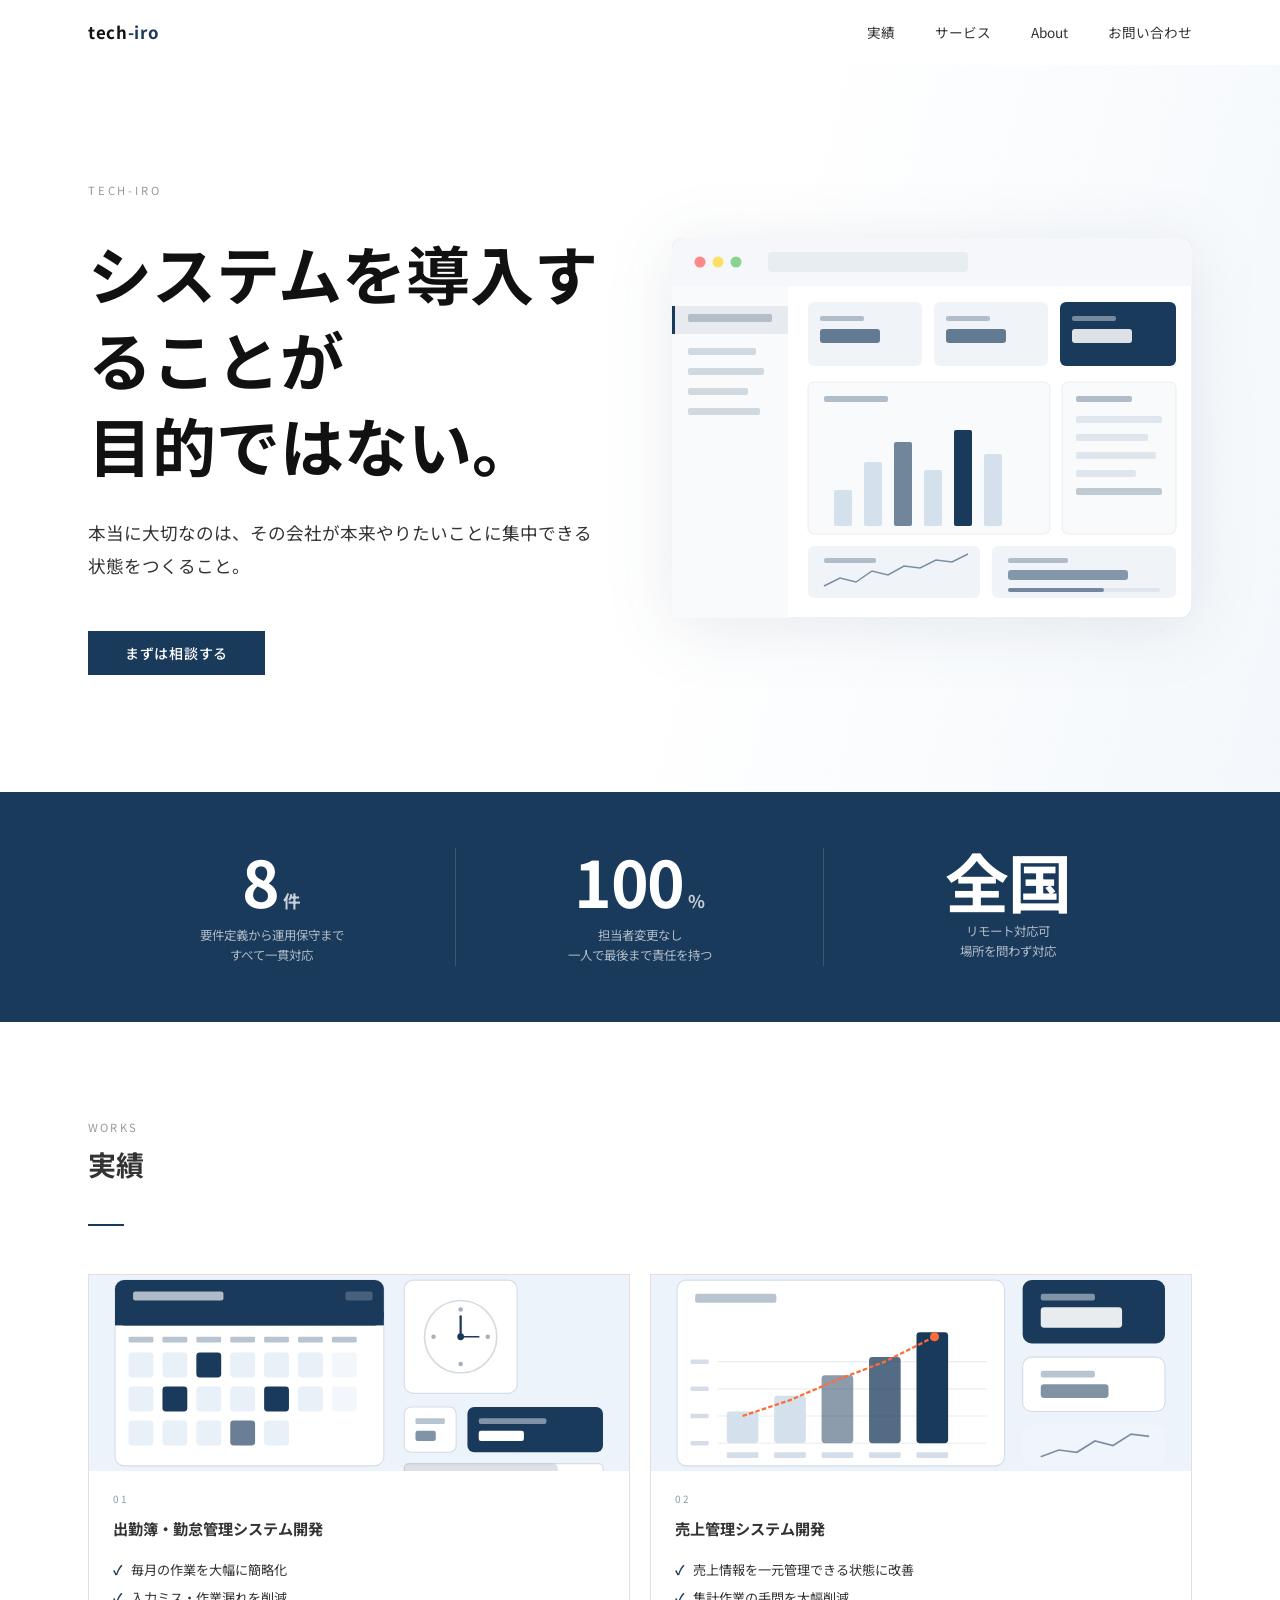
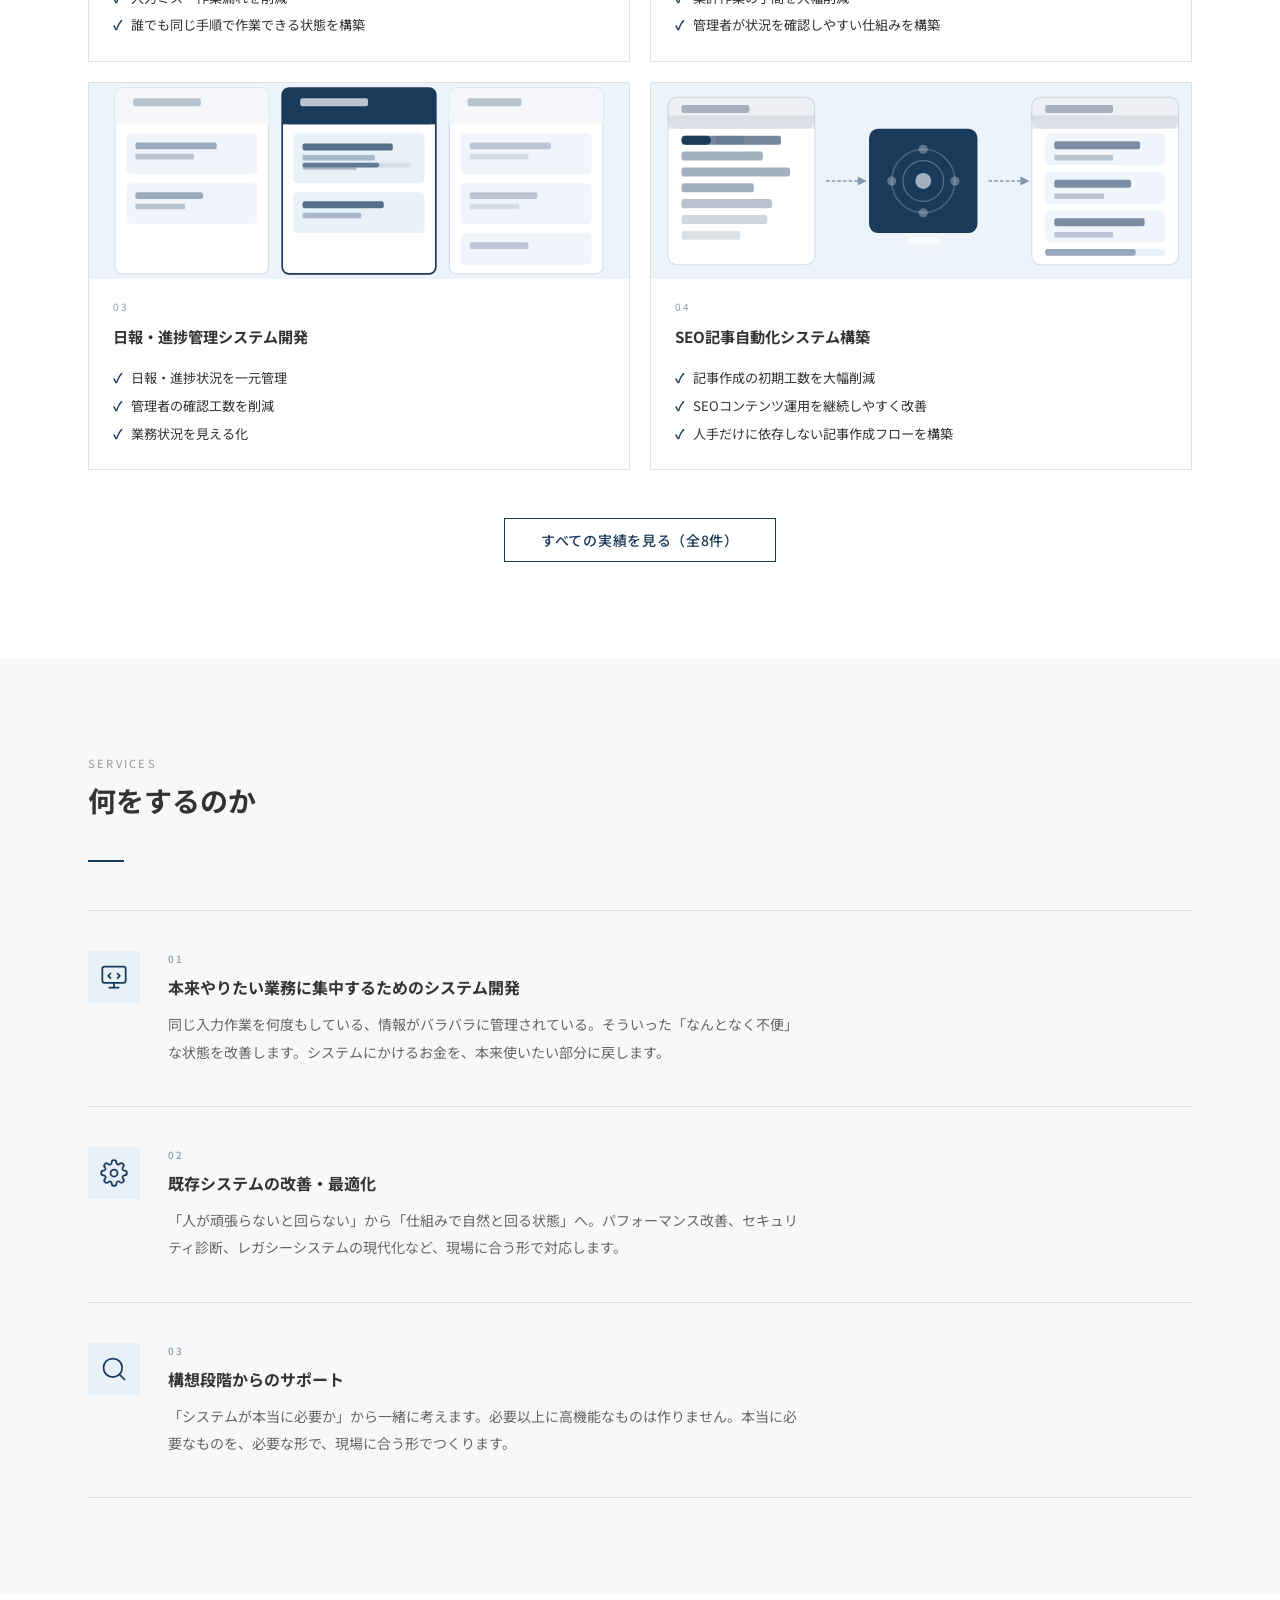
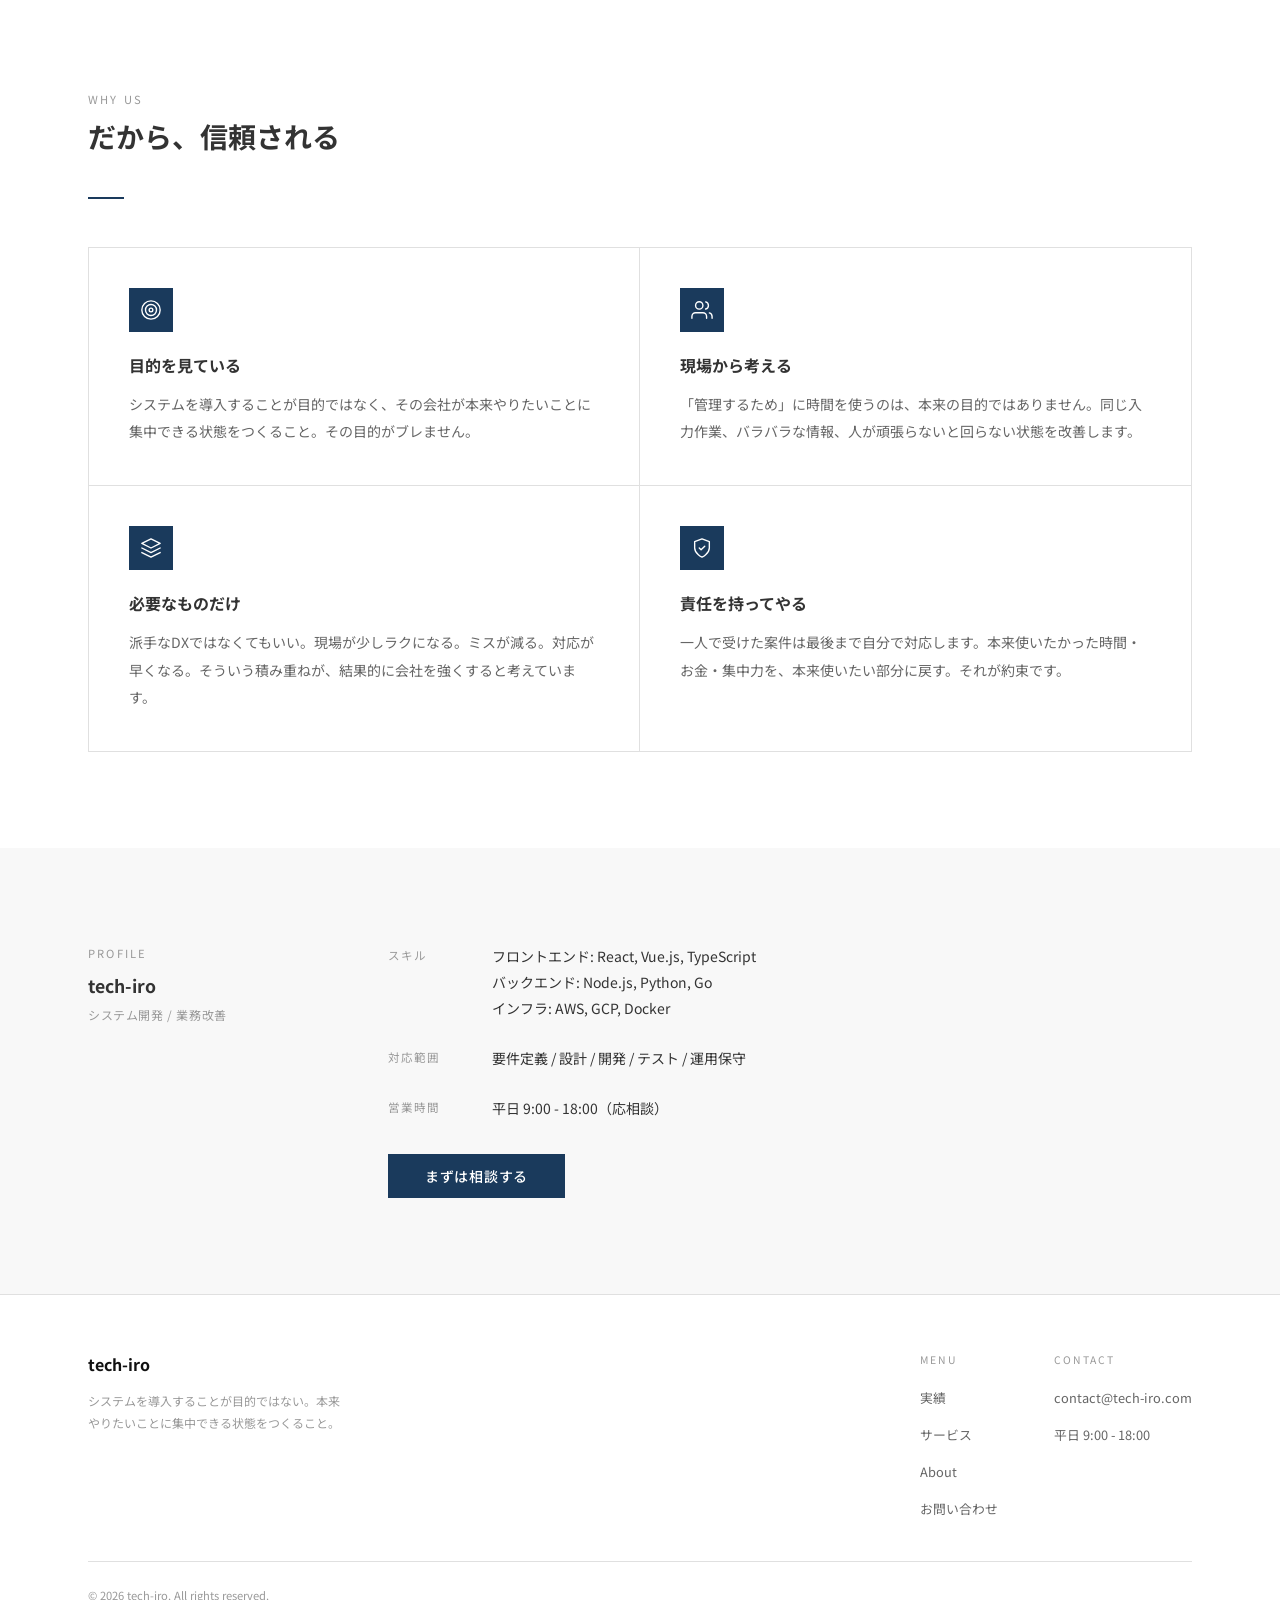
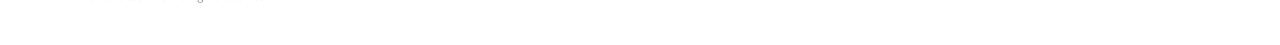
<file: index.html>
<!DOCTYPE html>
<html lang="ja">
<head>
  <meta charset="UTF-8">
  <meta name="viewport" content="width=device-width, initial-scale=1.0">
  <title>テクイロ | システム開発・業務改善パートナー</title>
  <meta name="description" content="システム導入が目的ではない。本当に大切なのは、その会社が本来やりたいことに集中できる状態をつくること。中小企業・スタートアップの業務改善・システム開発をサポートします。">
  <meta name="keywords" content="システム開発,Web開発,受託開発,業務改善,中小企業,スタートアップ">
  <meta property="og:title" content="テクイロ | システム開発・業務改善パートナー">
  <meta property="og:description" content="システム導入が目的ではない。本当に大切なのは、その会社が本来やりたいことに集中できる状態をつくること。">
  <meta property="og:type" content="website">
  <link rel="preconnect" href="https://fonts.googleapis.com">
  <link rel="preconnect" href="https://fonts.gstatic.com" crossorigin>
  <link href="https://fonts.googleapis.com/css2?family=Noto+Sans+JP:wght@400;500;700&display=swap" rel="stylesheet">
  <link rel="stylesheet" href="css/style.css">
</head>
<body>

  <!-- Header -->
  <header class="header" id="header">
    <div class="header-inner">
      <a href="index.html" class="logo">tech<span class="accent">-iro</span></a>
      <nav aria-label="メインメニュー">
        <ul class="nav-list">
          <li><a href="works.html">実績</a></li>
          <li><a href="services.html">サービス</a></li>
          <li><a href="about.html">About</a></li>
          <li><a href="contact.html">お問い合わせ</a></li>
        </ul>
      </nav>
      <button class="hamburger" aria-label="メニューを開く" aria-expanded="false">
        <span></span><span></span><span></span>
      </button>
    </div>
  </header>

  <nav class="mobile-nav" aria-label="モバイルメニュー">
    <ul class="mobile-nav-list">
      <li><a href="works.html">実績</a></li>
      <li><a href="services.html">サービス</a></li>
      <li><a href="about.html">About</a></li>
      <li><a href="contact.html">お問い合わせ</a></li>
    </ul>
  </nav>

  <main>

    <!-- Hero -->
    <section class="hero" id="top">
      <div class="hero-inner">
        <div class="hero-content">
          <p class="hero-eyebrow">Tech-iro</p>
          <h1 class="hero-title">システムを導入することが<br>目的ではない。</h1>
          <p class="hero-subtitle">
            本当に大切なのは、その会社が本来やりたいことに集中できる状態をつくること。
          </p>
          <a href="contact.html" class="btn">まずは相談する</a>
        </div>
        <div class="hero-visual">
          <img src="img/hero.svg" alt="ダッシュボードのイラスト" class="hero-illustration">
        </div>
      </div>
    </section>

    <!-- Stats -->
    <section class="stats-section">
      <div class="container">
        <div class="stats-grid">
          <div class="stat-item">
            <div class="stat-value">
              <span class="stat-number">8</span>
              <span class="stat-unit">件</span>
            </div>
            <p class="stat-label">要件定義から運用保守まで<br>すべて一貫対応</p>
          </div>
          <div class="stat-item">
            <div class="stat-value">
              <span class="stat-number">100</span>
              <span class="stat-unit">%</span>
            </div>
            <p class="stat-label">担当者変更なし<br>一人で最後まで責任を持つ</p>
          </div>
          <div class="stat-item">
            <div class="stat-value">
              <span class="stat-number">全国</span>
            </div>
            <p class="stat-label">リモート対応可<br>場所を問わず対応</p>
          </div>
        </div>
      </div>
    </section>

    <!-- Works -->
    <section class="section" id="works">
      <div class="container">
        <p class="section-label">Works</p>
        <h2 class="section-title">実績</h2>
        <div class="divider"></div>
        <div class="works-grid">

          <!-- Card 01: Attendance -->
          <div class="work-card">
            <div class="work-card-visual">
              
              <img src="img/preview-01.svg" alt="案件01のプレビュー" loading="lazy">
            
            </div>
            <div class="work-card-body">
              <span class="work-card-num">01</span>
              <h3 class="work-card-title">出勤簿・勤怠管理システム開発</h3>
              <ul class="work-card-result-list">
                <li>毎月の作業を大幅に簡略化</li>
                <li>入力ミス・作業漏れを削減</li>
                <li>誰でも同じ手順で作業できる状態を構築</li>
              </ul>
            </div>
          </div>

          <!-- Card 02: Sales -->
          <div class="work-card">
            <div class="work-card-visual">
              
              <img src="img/preview-02.svg" alt="案件02のプレビュー" loading="lazy">
            
            </div>
            <div class="work-card-body">
              <span class="work-card-num">02</span>
              <h3 class="work-card-title">売上管理システム開発</h3>
              <ul class="work-card-result-list">
                <li>売上情報を一元管理できる状態に改善</li>
                <li>集計作業の手間を大幅削減</li>
                <li>管理者が状況を確認しやすい仕組みを構築</li>
              </ul>
            </div>
          </div>

          <!-- Card 03: Progress Reports (Kanban) -->
          <div class="work-card">
            <div class="work-card-visual">
              
              <img src="img/preview-03.svg" alt="案件03のプレビュー" loading="lazy">
            
            </div>
            <div class="work-card-body">
              <span class="work-card-num">03</span>
              <h3 class="work-card-title">日報・進捗管理システム開発</h3>
              <ul class="work-card-result-list">
                <li>日報・進捗状況を一元管理</li>
                <li>管理者の確認工数を削減</li>
                <li>業務状況を見える化</li>
              </ul>
            </div>
          </div>

          <!-- Card 04: SEO Articles (Flow) -->
          <div class="work-card">
            <div class="work-card-visual">
              
              <img src="img/preview-04.svg" alt="案件04のプレビュー" loading="lazy">
            
            </div>
            <div class="work-card-body">
              <span class="work-card-num">04</span>
              <h3 class="work-card-title">SEO記事自動化システム構築</h3>
              <ul class="work-card-result-list">
                <li>記事作成の初期工数を大幅削減</li>
                <li>SEOコンテンツ運用を継続しやすく改善</li>
                <li>人手だけに依存しない記事作成フローを構築</li>
              </ul>
            </div>
          </div>

        </div>
        <div class="works-cta">
          <a href="works.html" class="btn btn-outline">すべての実績を見る（全8件）</a>
        </div>
      </div>
    </section>

    <!-- Services -->
    <section class="section" id="services" style="background: var(--bg-subtle);">
      <div class="container">
        <p class="section-label">Services</p>
        <h2 class="section-title">何をするのか</h2>
        <div class="divider"></div>
        <div class="services-list">

          <div class="service-item">
            <div class="service-item-inner">
              <div class="service-icon-wrap">
                <svg viewBox="0 0 24 24" fill="none" stroke="currentColor" stroke-width="1.5" stroke-linecap="round" stroke-linejoin="round">
                  <rect x="2" y="3" width="20" height="14" rx="2"/>
                  <line x1="8" y1="21" x2="16" y2="21"/>
                  <line x1="12" y1="17" x2="12" y2="21"/>
                  <polyline points="9 9 7 11 9 13"/>
                  <polyline points="15 9 17 11 15 13"/>
                </svg>
              </div>
              <div class="service-text">
                <span class="service-num">01</span>
                <h3 class="service-title">本来やりたい業務に集中するためのシステム開発</h3>
                <p class="service-desc">同じ入力作業を何度もしている、情報がバラバラに管理されている。そういった「なんとなく不便」な状態を改善します。システムにかけるお金を、本来使いたい部分に戻します。</p>
              </div>
            </div>
          </div>

          <div class="service-item">
            <div class="service-item-inner">
              <div class="service-icon-wrap">
                <svg viewBox="0 0 24 24" fill="none" stroke="currentColor" stroke-width="1.5" stroke-linecap="round" stroke-linejoin="round">
                  <circle cx="12" cy="12" r="3"/>
                  <path d="M19.4 15a1.65 1.65 0 0 0 .33 1.82l.06.06a2 2 0 0 1-2.83 2.83l-.06-.06a1.65 1.65 0 0 0-1.82-.33 1.65 1.65 0 0 0-1 1.51V21a2 2 0 0 1-4 0v-.09A1.65 1.65 0 0 0 9 19.4a1.65 1.65 0 0 0-1.82.33l-.06.06a2 2 0 0 1-2.83-2.83l.06-.06A1.65 1.65 0 0 0 4.68 15a1.65 1.65 0 0 0-1.51-1H3a2 2 0 0 1 0-4h.09A1.65 1.65 0 0 0 4.6 9a1.65 1.65 0 0 0-.33-1.82l-.06-.06a2 2 0 0 1 2.83-2.83l.06.06A1.65 1.65 0 0 0 9 4.68a1.65 1.65 0 0 0 1-1.51V3a2 2 0 0 1 4 0v.09a1.65 1.65 0 0 0 1 1.51 1.65 1.65 0 0 0 1.82-.33l.06-.06a2 2 0 0 1 2.83 2.83l-.06.06A1.65 1.65 0 0 0 19.4 9a1.65 1.65 0 0 0 1.51 1H21a2 2 0 0 1 0 4h-.09a1.65 1.65 0 0 0-1.51 1z"/>
                </svg>
              </div>
              <div class="service-text">
                <span class="service-num">02</span>
                <h3 class="service-title">既存システムの改善・最適化</h3>
                <p class="service-desc">「人が頑張らないと回らない」から「仕組みで自然と回る状態」へ。パフォーマンス改善、セキュリティ診断、レガシーシステムの現代化など、現場に合う形で対応します。</p>
              </div>
            </div>
          </div>

          <div class="service-item">
            <div class="service-item-inner">
              <div class="service-icon-wrap">
                <svg viewBox="0 0 24 24" fill="none" stroke="currentColor" stroke-width="1.5" stroke-linecap="round" stroke-linejoin="round">
                  <circle cx="11" cy="11" r="8"/>
                  <line x1="21" y1="21" x2="16.65" y2="16.65"/>
                </svg>
              </div>
              <div class="service-text">
                <span class="service-num">03</span>
                <h3 class="service-title">構想段階からのサポート</h3>
                <p class="service-desc">「システムが本当に必要か」から一緒に考えます。必要以上に高機能なものは作りません。本当に必要なものを、必要な形で、現場に合う形でつくります。</p>
              </div>
            </div>
          </div>

        </div>
      </div>
    </section>

    <!-- Strengths -->
    <section class="section" id="strengths">
      <div class="container">
        <p class="section-label">Why us</p>
        <h2 class="section-title">だから、信頼される</h2>
        <div class="divider"></div>
        <div class="strengths-grid">

          <div class="strength-item">
            <div class="strength-icon-wrap">
              <svg viewBox="0 0 24 24" fill="none" stroke="currentColor" stroke-width="1.5" stroke-linecap="round" stroke-linejoin="round">
                <circle cx="12" cy="12" r="10"/><circle cx="12" cy="12" r="6"/><circle cx="12" cy="12" r="2"/>
              </svg>
            </div>
            <h3 class="strength-title">目的を見ている</h3>
            <p class="strength-desc">システムを導入することが目的ではなく、その会社が本来やりたいことに集中できる状態をつくること。その目的がブレません。</p>
          </div>

          <div class="strength-item">
            <div class="strength-icon-wrap">
              <svg viewBox="0 0 24 24" fill="none" stroke="currentColor" stroke-width="1.5" stroke-linecap="round" stroke-linejoin="round">
                <path d="M17 21v-2a4 4 0 0 0-4-4H5a4 4 0 0 0-4 4v2"/><circle cx="9" cy="7" r="4"/>
                <path d="M23 21v-2a4 4 0 0 0-3-3.87"/><path d="M16 3.13a4 4 0 0 1 0 7.75"/>
              </svg>
            </div>
            <h3 class="strength-title">現場から考える</h3>
            <p class="strength-desc">「管理するため」に時間を使うのは、本来の目的ではありません。同じ入力作業、バラバラな情報、人が頑張らないと回らない状態を改善します。</p>
          </div>

          <div class="strength-item">
            <div class="strength-icon-wrap">
              <svg viewBox="0 0 24 24" fill="none" stroke="currentColor" stroke-width="1.5" stroke-linecap="round" stroke-linejoin="round">
                <polygon points="12 2 2 7 12 12 22 7 12 2"/><polyline points="2 17 12 22 22 17"/><polyline points="2 12 12 17 22 12"/>
              </svg>
            </div>
            <h3 class="strength-title">必要なものだけ</h3>
            <p class="strength-desc">派手なDXではなくてもいい。現場が少しラクになる。ミスが減る。対応が早くなる。そういう積み重ねが、結果的に会社を強くすると考えています。</p>
          </div>

          <div class="strength-item">
            <div class="strength-icon-wrap">
              <svg viewBox="0 0 24 24" fill="none" stroke="currentColor" stroke-width="1.5" stroke-linecap="round" stroke-linejoin="round">
                <path d="M12 22s8-4 8-10V5l-8-3-8 3v7c0 6 8 10 8 10z"/><polyline points="9 12 11 14 15 10"/>
              </svg>
            </div>
            <h3 class="strength-title">責任を持ってやる</h3>
            <p class="strength-desc">一人で受けた案件は最後まで自分で対応します。本来使いたかった時間・お金・集中力を、本来使いたい部分に戻す。それが約束です。</p>
          </div>

        </div>
      </div>
    </section>

    <!-- Profile -->
    <section class="section profile-section" id="profile">
      <div class="container">
        <div class="profile-inner">
          <div>
            <p class="section-label">Profile</p>
            <p class="profile-name">tech-iro</p>
            <p class="profile-role">システム開発 / 業務改善</p>
          </div>
          <div>
            <div class="profile-row">
              <span class="profile-row-label">スキル</span>
              <span class="profile-row-value">フロントエンド: React, Vue.js, TypeScript<br>バックエンド: Node.js, Python, Go<br>インフラ: AWS, GCP, Docker</span>
            </div>
            <div class="profile-row">
              <span class="profile-row-label">対応範囲</span>
              <span class="profile-row-value">要件定義 / 設計 / 開発 / テスト / 運用保守</span>
            </div>
            <div class="profile-row">
              <span class="profile-row-label">営業時間</span>
              <span class="profile-row-value">平日 9:00 - 18:00（応相談）</span>
            </div>
            <a href="contact.html" class="btn" style="margin-top: 8px;">まずは相談する</a>
          </div>
        </div>
      </div>
    </section>

  </main>

  <footer class="footer">
    <div class="container">
      <div class="footer-inner">
        <div>
          <p class="footer-logo">tech-iro</p>
          <p class="footer-tagline">システムを導入することが目的ではない。本来やりたいことに集中できる状態をつくること。</p>
        </div>
        <div class="footer-nav">
          <div class="footer-nav-col">
            <p class="footer-nav-col-title">Menu</p>
            <ul class="footer-nav-list">
              <li><a href="works.html">実績</a></li>
              <li><a href="services.html">サービス</a></li>
              <li><a href="about.html">About</a></li>
              <li><a href="contact.html">お問い合わせ</a></li>
            </ul>
          </div>
          <div class="footer-nav-col">
            <p class="footer-nav-col-title">Contact</p>
            <ul class="footer-nav-list">
              <li><a href="mailto:contact@tech-iro.com">contact@tech-iro.com</a></li>
              <li><span style="font-size: 0.8rem; color: var(--mid-gray);">平日 9:00 - 18:00</span></li>
            </ul>
          </div>
        </div>
      </div>
      <div class="footer-bottom">
        <p>© 2026 tech-iro. All rights reserved.</p>
      </div>
    </div>
  </footer>

  <script src="js/main.js"></script>
</body>
</html>
</file>
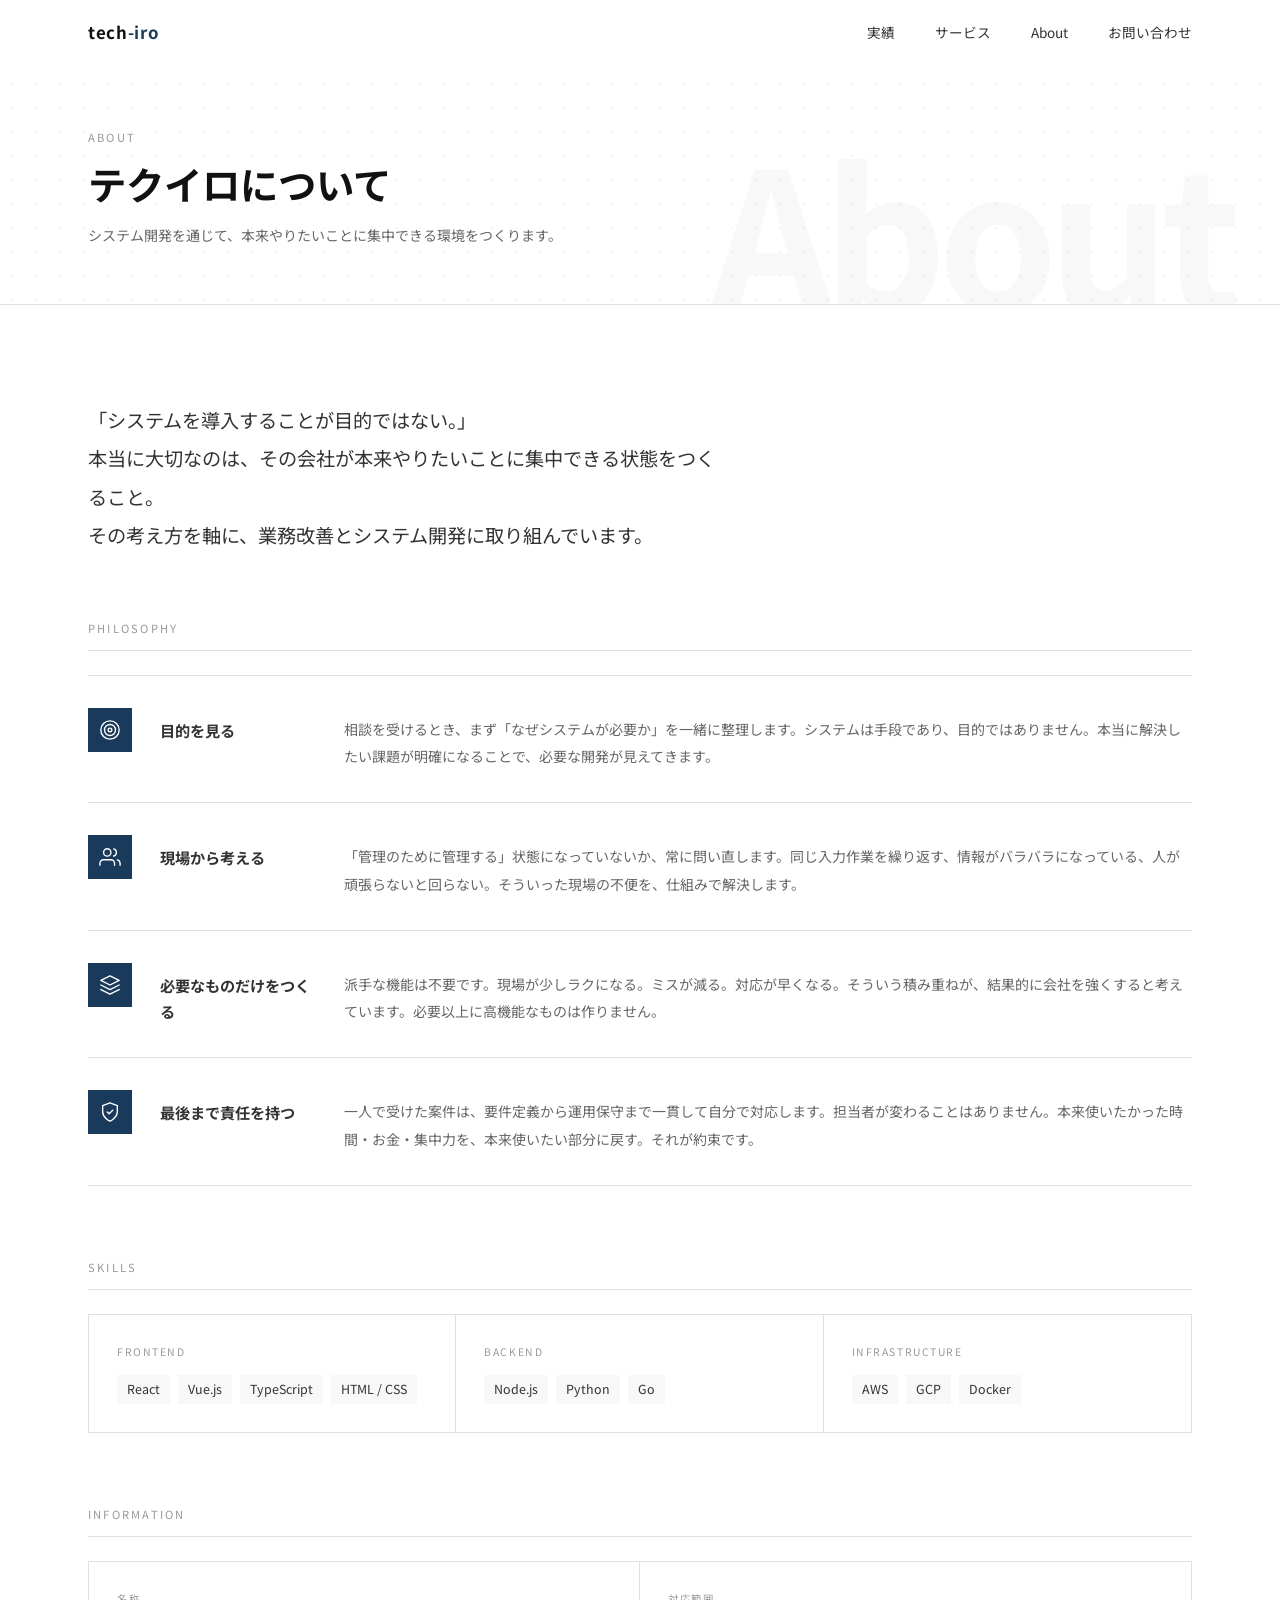
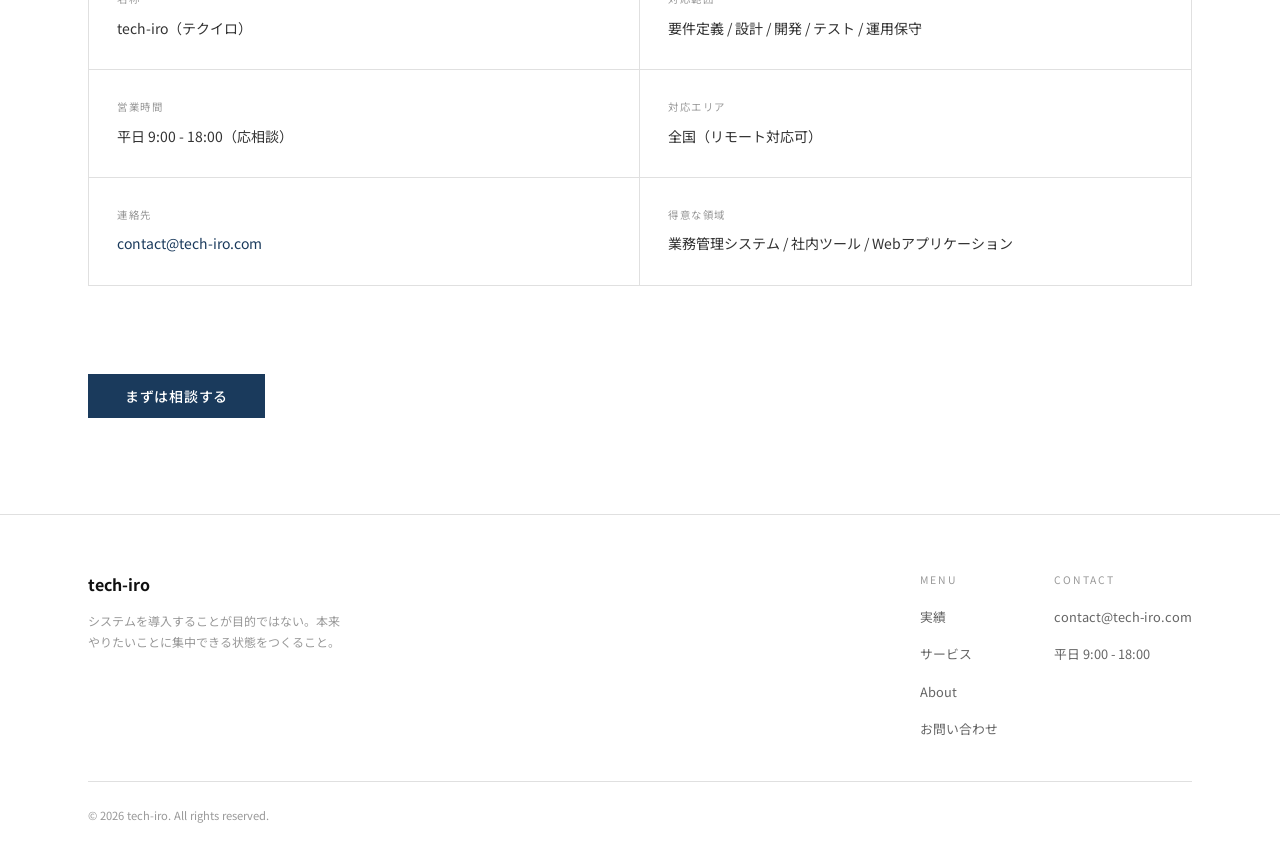
<file: about.html>
<!DOCTYPE html>
<html lang="ja">
<head>
  <meta charset="UTF-8">
  <meta name="viewport" content="width=device-width, initial-scale=1.0">
  <title>About | テクイロ</title>
  <meta name="description" content="テクイロについて。システム導入が目的ではない。本来やりたいことに集中できる状態をつくること。そのために必要なものを、必要な形でつくります。">
  <link rel="preconnect" href="https://fonts.googleapis.com">
  <link rel="preconnect" href="https://fonts.gstatic.com" crossorigin>
  <link href="https://fonts.googleapis.com/css2?family=Noto+Sans+JP:wght@400;500;700&display=swap" rel="stylesheet">
  <link rel="stylesheet" href="css/style.css">
</head>
<body>

  <!-- Header -->
  <header class="header" id="header">
    <div class="header-inner">
      <a href="index.html" class="logo">tech<span class="accent">-iro</span></a>
      <nav aria-label="メインメニュー">
        <ul class="nav-list">
          <li><a href="works.html">実績</a></li>
          <li><a href="services.html">サービス</a></li>
          <li><a href="about.html">About</a></li>
          <li><a href="contact.html">お問い合わせ</a></li>
        </ul>
      </nav>
      <button class="hamburger" aria-label="メニューを開く" aria-expanded="false">
        <span></span>
        <span></span>
        <span></span>
      </button>
    </div>
  </header>

  <nav class="mobile-nav" aria-label="モバイルメニュー">
    <ul class="mobile-nav-list">
      <li><a href="works.html">実績</a></li>
      <li><a href="services.html">サービス</a></li>
      <li><a href="about.html">About</a></li>
      <li><a href="contact.html">お問い合わせ</a></li>
    </ul>
  </nav>

  <main>

    <!-- Page Hero -->
    <div class="page-hero">
      <div class="container">
        <p class="page-hero-label">About</p>
        <h1 class="page-hero-title">テクイロについて</h1>
        <p class="page-hero-sub">システム開発を通じて、本来やりたいことに集中できる環境をつくります。</p>
      </div>
      <span class="page-hero-deco">About</span>
    </div>

    <!-- About Content -->
    <section class="section">
      <div class="container">

        <p class="about-lead">
          「システムを導入することが目的ではない。」<br>
          本当に大切なのは、その会社が本来やりたいことに集中できる状態をつくること。<br>
          その考え方を軸に、業務改善とシステム開発に取り組んでいます。
        </p>

        <!-- Philosophy -->
        <div class="about-block">
          <p class="about-block-title">Philosophy</p>
          <div class="philosophy-list">

            <div class="philosophy-item">
              <div class="philosophy-icon-wrap">
                <svg viewBox="0 0 24 24" fill="none" stroke="currentColor" stroke-width="1.5" stroke-linecap="round" stroke-linejoin="round">
                  <circle cx="12" cy="12" r="10"/>
                  <circle cx="12" cy="12" r="6"/>
                  <circle cx="12" cy="12" r="2"/>
                </svg>
              </div>
              <p class="philosophy-item-title">目的を見る</p>
              <p class="philosophy-item-desc">
                相談を受けるとき、まず「なぜシステムが必要か」を一緒に整理します。システムは手段であり、目的ではありません。本当に解決したい課題が明確になることで、必要な開発が見えてきます。
              </p>
            </div>

            <div class="philosophy-item">
              <div class="philosophy-icon-wrap">
                <svg viewBox="0 0 24 24" fill="none" stroke="currentColor" stroke-width="1.5" stroke-linecap="round" stroke-linejoin="round">
                  <path d="M17 21v-2a4 4 0 0 0-4-4H5a4 4 0 0 0-4 4v2"/>
                  <circle cx="9" cy="7" r="4"/>
                  <path d="M23 21v-2a4 4 0 0 0-3-3.87"/>
                  <path d="M16 3.13a4 4 0 0 1 0 7.75"/>
                </svg>
              </div>
              <p class="philosophy-item-title">現場から考える</p>
              <p class="philosophy-item-desc">
                「管理のために管理する」状態になっていないか、常に問い直します。同じ入力作業を繰り返す、情報がバラバラになっている、人が頑張らないと回らない。そういった現場の不便を、仕組みで解決します。
              </p>
            </div>

            <div class="philosophy-item">
              <div class="philosophy-icon-wrap">
                <svg viewBox="0 0 24 24" fill="none" stroke="currentColor" stroke-width="1.5" stroke-linecap="round" stroke-linejoin="round">
                  <polygon points="12 2 2 7 12 12 22 7 12 2"/>
                  <polyline points="2 17 12 22 22 17"/>
                  <polyline points="2 12 12 17 22 12"/>
                </svg>
              </div>
              <p class="philosophy-item-title">必要なものだけをつくる</p>
              <p class="philosophy-item-desc">
                派手な機能は不要です。現場が少しラクになる。ミスが減る。対応が早くなる。そういう積み重ねが、結果的に会社を強くすると考えています。必要以上に高機能なものは作りません。
              </p>
            </div>

            <div class="philosophy-item">
              <div class="philosophy-icon-wrap">
                <svg viewBox="0 0 24 24" fill="none" stroke="currentColor" stroke-width="1.5" stroke-linecap="round" stroke-linejoin="round">
                  <path d="M12 22s8-4 8-10V5l-8-3-8 3v7c0 6 8 10 8 10z"/>
                  <polyline points="9 12 11 14 15 10"/>
                </svg>
              </div>
              <p class="philosophy-item-title">最後まで責任を持つ</p>
              <p class="philosophy-item-desc">
                一人で受けた案件は、要件定義から運用保守まで一貫して自分で対応します。担当者が変わることはありません。本来使いたかった時間・お金・集中力を、本来使いたい部分に戻す。それが約束です。
              </p>
            </div>

          </div>
        </div>

        <!-- Skills -->
        <div class="about-block">
          <p class="about-block-title">Skills</p>
          <div class="skills-grid">

            <div class="skill-item">
              <p class="skill-category">Frontend</p>
              <div class="skill-tags">
                <span class="skill-tag">React</span>
                <span class="skill-tag">Vue.js</span>
                <span class="skill-tag">TypeScript</span>
                <span class="skill-tag">HTML / CSS</span>
              </div>
            </div>

            <div class="skill-item">
              <p class="skill-category">Backend</p>
              <div class="skill-tags">
                <span class="skill-tag">Node.js</span>
                <span class="skill-tag">Python</span>
                <span class="skill-tag">Go</span>
              </div>
            </div>

            <div class="skill-item">
              <p class="skill-category">Infrastructure</p>
              <div class="skill-tags">
                <span class="skill-tag">AWS</span>
                <span class="skill-tag">GCP</span>
                <span class="skill-tag">Docker</span>
              </div>
            </div>

          </div>
        </div>

        <!-- Info -->
        <div class="about-block">
          <p class="about-block-title">Information</p>
          <div class="info-grid">

            <div class="info-item">
              <p class="info-item-label">名称</p>
              <p class="info-item-value">tech-iro（テクイロ）</p>
            </div>

            <div class="info-item">
              <p class="info-item-label">対応範囲</p>
              <p class="info-item-value">要件定義 / 設計 / 開発 / テスト / 運用保守</p>
            </div>

            <div class="info-item">
              <p class="info-item-label">営業時間</p>
              <p class="info-item-value">平日 9:00 - 18:00（応相談）</p>
            </div>

            <div class="info-item">
              <p class="info-item-label">対応エリア</p>
              <p class="info-item-value">全国（リモート対応可）</p>
            </div>

            <div class="info-item">
              <p class="info-item-label">連絡先</p>
              <p class="info-item-value"><a href="mailto:contact@tech-iro.com" style="color: var(--accent);">contact@tech-iro.com</a></p>
            </div>

            <div class="info-item">
              <p class="info-item-label">得意な領域</p>
              <p class="info-item-value">業務管理システム / 社内ツール / Webアプリケーション</p>
            </div>

          </div>
        </div>

        <!-- CTA -->
        <div style="padding-top: 16px;">
          <a href="contact.html" class="btn">まずは相談する</a>
        </div>

      </div>
    </section>

  </main>

  <!-- Footer -->
  <footer class="footer">
    <div class="container">
      <div class="footer-inner">
        <div>
          <p class="footer-logo">tech-iro</p>
          <p class="footer-tagline">システムを導入することが目的ではない。本来やりたいことに集中できる状態をつくること。</p>
        </div>
        <div class="footer-nav">
          <div class="footer-nav-col">
            <p class="footer-nav-col-title">Menu</p>
            <ul class="footer-nav-list">
              <li><a href="works.html">実績</a></li>
              <li><a href="services.html">サービス</a></li>
              <li><a href="about.html">About</a></li>
              <li><a href="contact.html">お問い合わせ</a></li>
            </ul>
          </div>
          <div class="footer-nav-col">
            <p class="footer-nav-col-title">Contact</p>
            <ul class="footer-nav-list">
              <li><a href="mailto:contact@tech-iro.com">contact@tech-iro.com</a></li>
              <li><span style="font-size: 0.8rem; color: var(--mid-gray);">平日 9:00 - 18:00</span></li>
            </ul>
          </div>
        </div>
      </div>
      <div class="footer-bottom">
        <p>© 2026 tech-iro. All rights reserved.</p>
      </div>
    </div>
  </footer>

  <script src="js/main.js"></script>
</body>
</html>
</file>
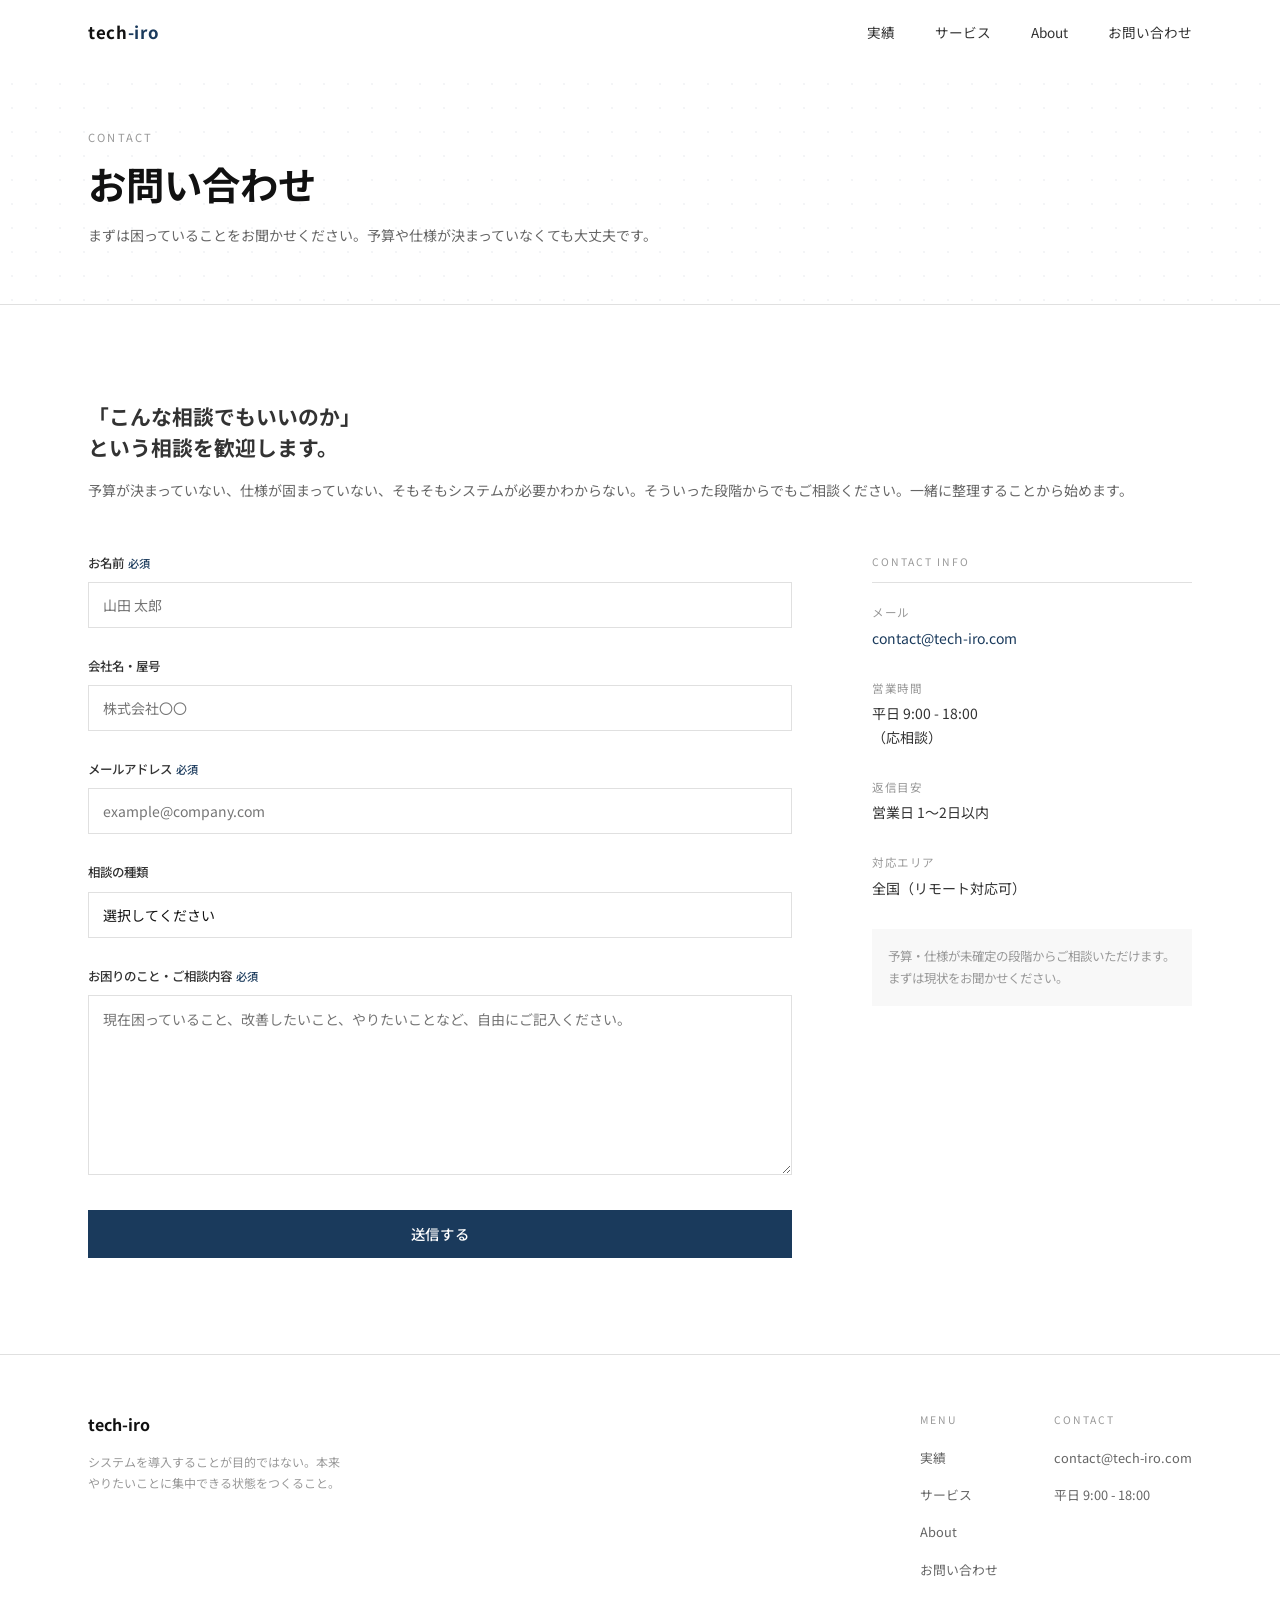
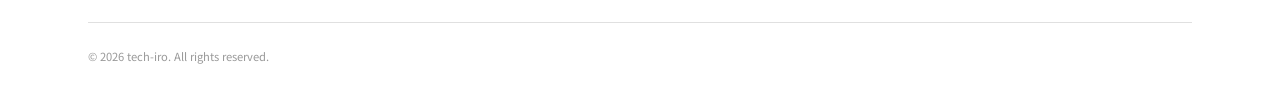
<file: contact.html>
<!DOCTYPE html>
<html lang="ja">
<head>
  <meta charset="UTF-8">
  <meta name="viewport" content="width=device-width, initial-scale=1.0">
  <title>お問い合わせ | テクイロ</title>
  <meta name="description" content="テクイロへのお問い合わせ。システム開発・業務改善に関するご相談はお気軽にどうぞ。まずは困っていることをお聞かせください。">
  <link rel="preconnect" href="https://fonts.googleapis.com">
  <link rel="preconnect" href="https://fonts.gstatic.com" crossorigin>
  <link href="https://fonts.googleapis.com/css2?family=Noto+Sans+JP:wght@400;500;700&display=swap" rel="stylesheet">
  <link rel="stylesheet" href="css/style.css">
</head>
<body>

  <!-- Header -->
  <header class="header" id="header">
    <div class="header-inner">
      <a href="index.html" class="logo">tech<span class="accent">-iro</span></a>
      <nav aria-label="メインメニュー">
        <ul class="nav-list">
          <li><a href="works.html">実績</a></li>
          <li><a href="services.html">サービス</a></li>
          <li><a href="about.html">About</a></li>
          <li><a href="contact.html">お問い合わせ</a></li>
        </ul>
      </nav>
      <button class="hamburger" aria-label="メニューを開く" aria-expanded="false">
        <span></span>
        <span></span>
        <span></span>
      </button>
    </div>
  </header>

  <nav class="mobile-nav" aria-label="モバイルメニュー">
    <ul class="mobile-nav-list">
      <li><a href="works.html">実績</a></li>
      <li><a href="services.html">サービス</a></li>
      <li><a href="about.html">About</a></li>
      <li><a href="contact.html">お問い合わせ</a></li>
    </ul>
  </nav>

  <main>

    <!-- Page Hero -->
    <div class="page-hero">
      <div class="container">
        <p class="page-hero-label">Contact</p>
        <h1 class="page-hero-title">お問い合わせ</h1>
        <p class="page-hero-sub">まずは困っていることをお聞かせください。予算や仕様が決まっていなくても大丈夫です。</p>
      </div>
    </div>

    <!-- Contact -->
    <section class="section">
      <div class="container">

        <div class="contact-intro">
          <h2 class="contact-intro-title">
            「こんな相談でもいいのか」<br>という相談を歓迎します。
          </h2>
          <p class="contact-intro-text">
            予算が決まっていない、仕様が固まっていない、そもそもシステムが必要かわからない。そういった段階からでもご相談ください。一緒に整理することから始めます。
          </p>
        </div>

        <div class="contact-layout">

          <div>
            <form class="contact-form" action="#" method="post" novalidate>

              <div class="form-group">
                <label class="form-label" for="name">
                  お名前<span class="required">必須</span>
                </label>
                <input class="form-input" type="text" id="name" name="name" placeholder="山田 太郎" required>
              </div>

              <div class="form-group">
                <label class="form-label" for="company">
                  会社名・屋号
                </label>
                <input class="form-input" type="text" id="company" name="company" placeholder="株式会社〇〇">
              </div>

              <div class="form-group">
                <label class="form-label" for="email">
                  メールアドレス<span class="required">必須</span>
                </label>
                <input class="form-input" type="email" id="email" name="email" placeholder="example@company.com" required>
              </div>

              <div class="form-group">
                <label class="form-label" for="type">
                  相談の種類
                </label>
                <select class="form-select form-input" id="type" name="type">
                  <option value="" disabled selected>選択してください</option>
                  <option value="new">新規システム開発</option>
                  <option value="improve">既存システムの改善</option>
                  <option value="consult">構想・要件整理</option>
                  <option value="other">その他</option>
                </select>
              </div>

              <div class="form-group">
                <label class="form-label" for="message">
                  お困りのこと・ご相談内容<span class="required">必須</span>
                </label>
                <textarea class="form-textarea" id="message" name="message" placeholder="現在困っていること、改善したいこと、やりたいことなど、自由にご記入ください。" required></textarea>
              </div>

              <button type="submit" class="btn form-submit">送信する</button>

            </form>
          </div>

          <div class="contact-sidebar">
            <p class="contact-sidebar-title">Contact Info</p>

            <div class="contact-info-item">
              <p class="contact-info-label">メール</p>
              <p class="contact-info-value">
                <a href="mailto:contact@tech-iro.com" style="color: var(--accent);">contact@tech-iro.com</a>
              </p>
            </div>

            <div class="contact-info-item">
              <p class="contact-info-label">営業時間</p>
              <p class="contact-info-value">平日 9:00 - 18:00<br>（応相談）</p>
            </div>

            <div class="contact-info-item">
              <p class="contact-info-label">返信目安</p>
              <p class="contact-info-value">営業日 1〜2日以内</p>
            </div>

            <div class="contact-info-item">
              <p class="contact-info-label">対応エリア</p>
              <p class="contact-info-value">全国（リモート対応可）</p>
            </div>

            <div class="contact-note">
              予算・仕様が未確定の段階からご相談いただけます。まずは現状をお聞かせください。
            </div>
          </div>

        </div>
      </div>
    </section>

  </main>

  <!-- Footer -->
  <footer class="footer">
    <div class="container">
      <div class="footer-inner">
        <div>
          <p class="footer-logo">tech-iro</p>
          <p class="footer-tagline">システムを導入することが目的ではない。本来やりたいことに集中できる状態をつくること。</p>
        </div>
        <div class="footer-nav">
          <div class="footer-nav-col">
            <p class="footer-nav-col-title">Menu</p>
            <ul class="footer-nav-list">
              <li><a href="works.html">実績</a></li>
              <li><a href="services.html">サービス</a></li>
              <li><a href="about.html">About</a></li>
              <li><a href="contact.html">お問い合わせ</a></li>
            </ul>
          </div>
          <div class="footer-nav-col">
            <p class="footer-nav-col-title">Contact</p>
            <ul class="footer-nav-list">
              <li><a href="mailto:contact@tech-iro.com">contact@tech-iro.com</a></li>
              <li><span style="font-size: 0.8rem; color: var(--mid-gray);">平日 9:00 - 18:00</span></li>
            </ul>
          </div>
        </div>
      </div>
      <div class="footer-bottom">
        <p>© 2026 tech-iro. All rights reserved.</p>
      </div>
    </div>
  </footer>

  <script src="js/main.js"></script>
</body>
</html>
</file>
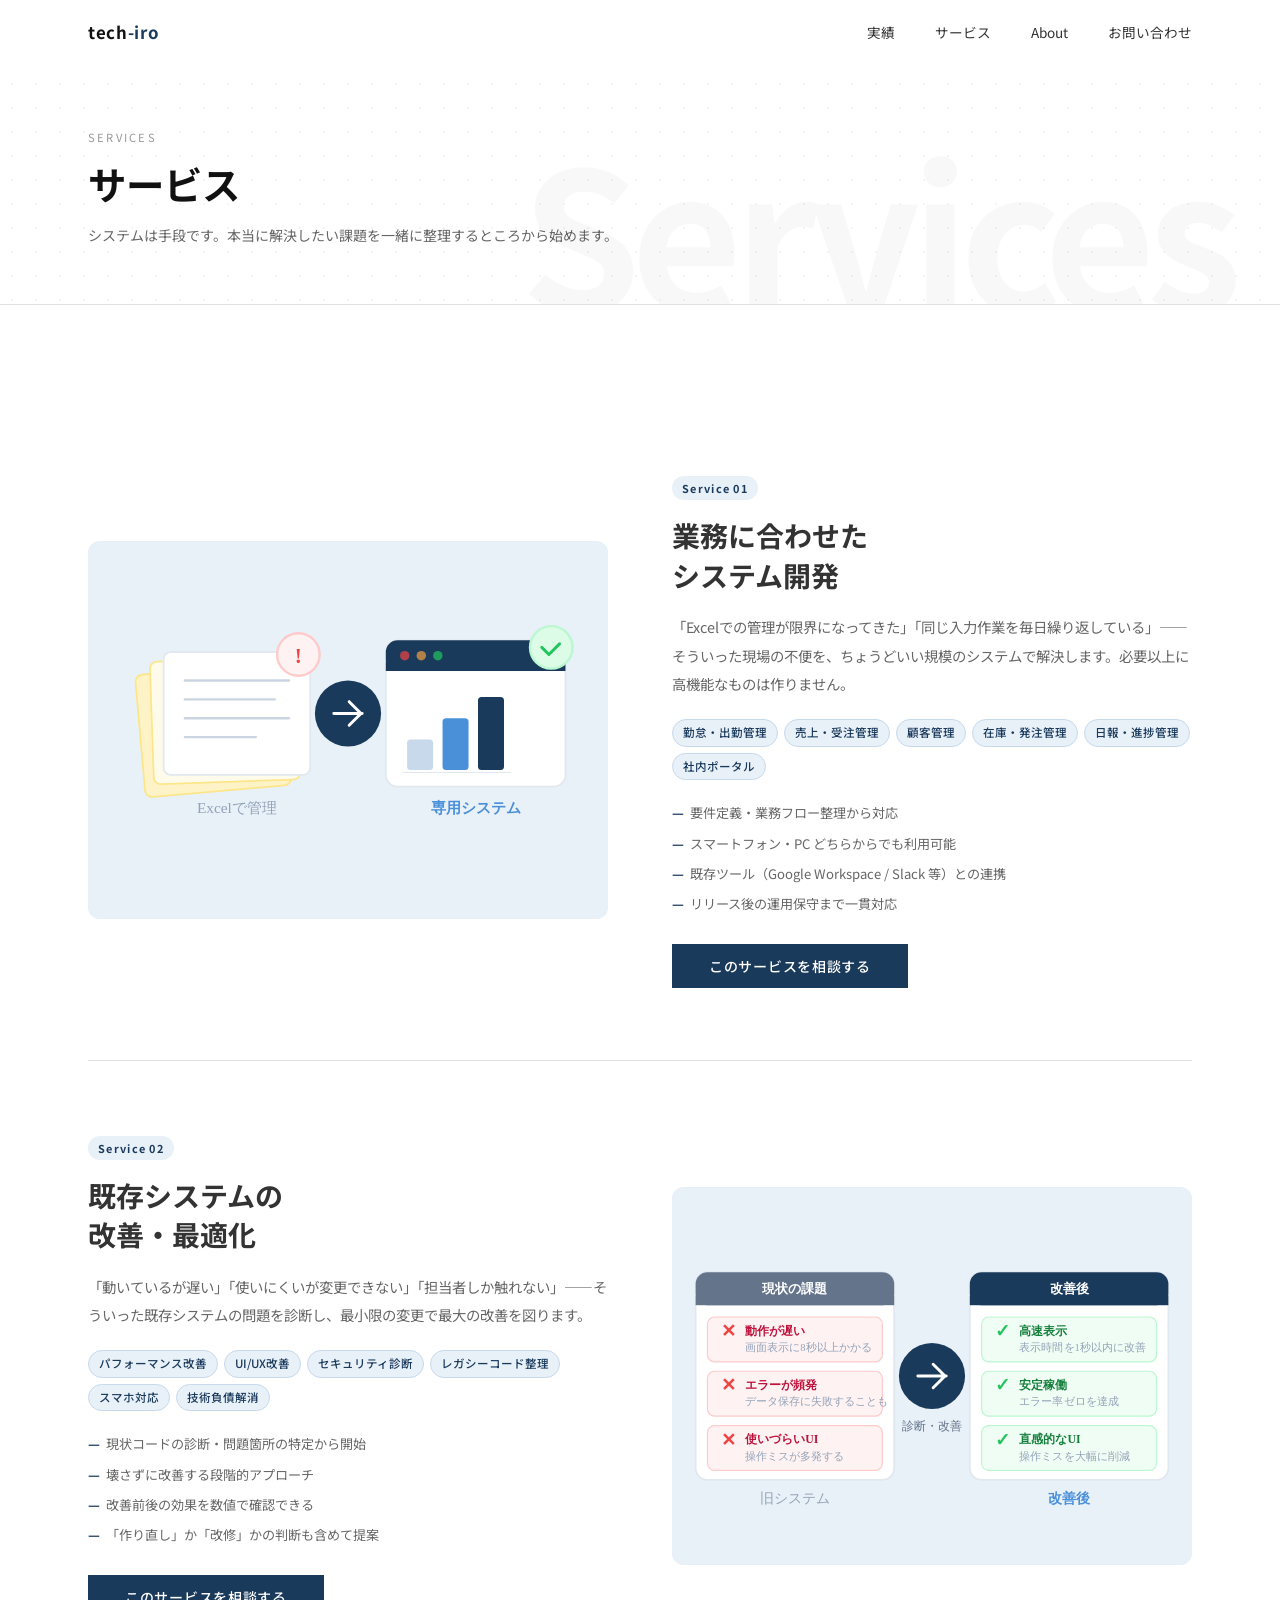
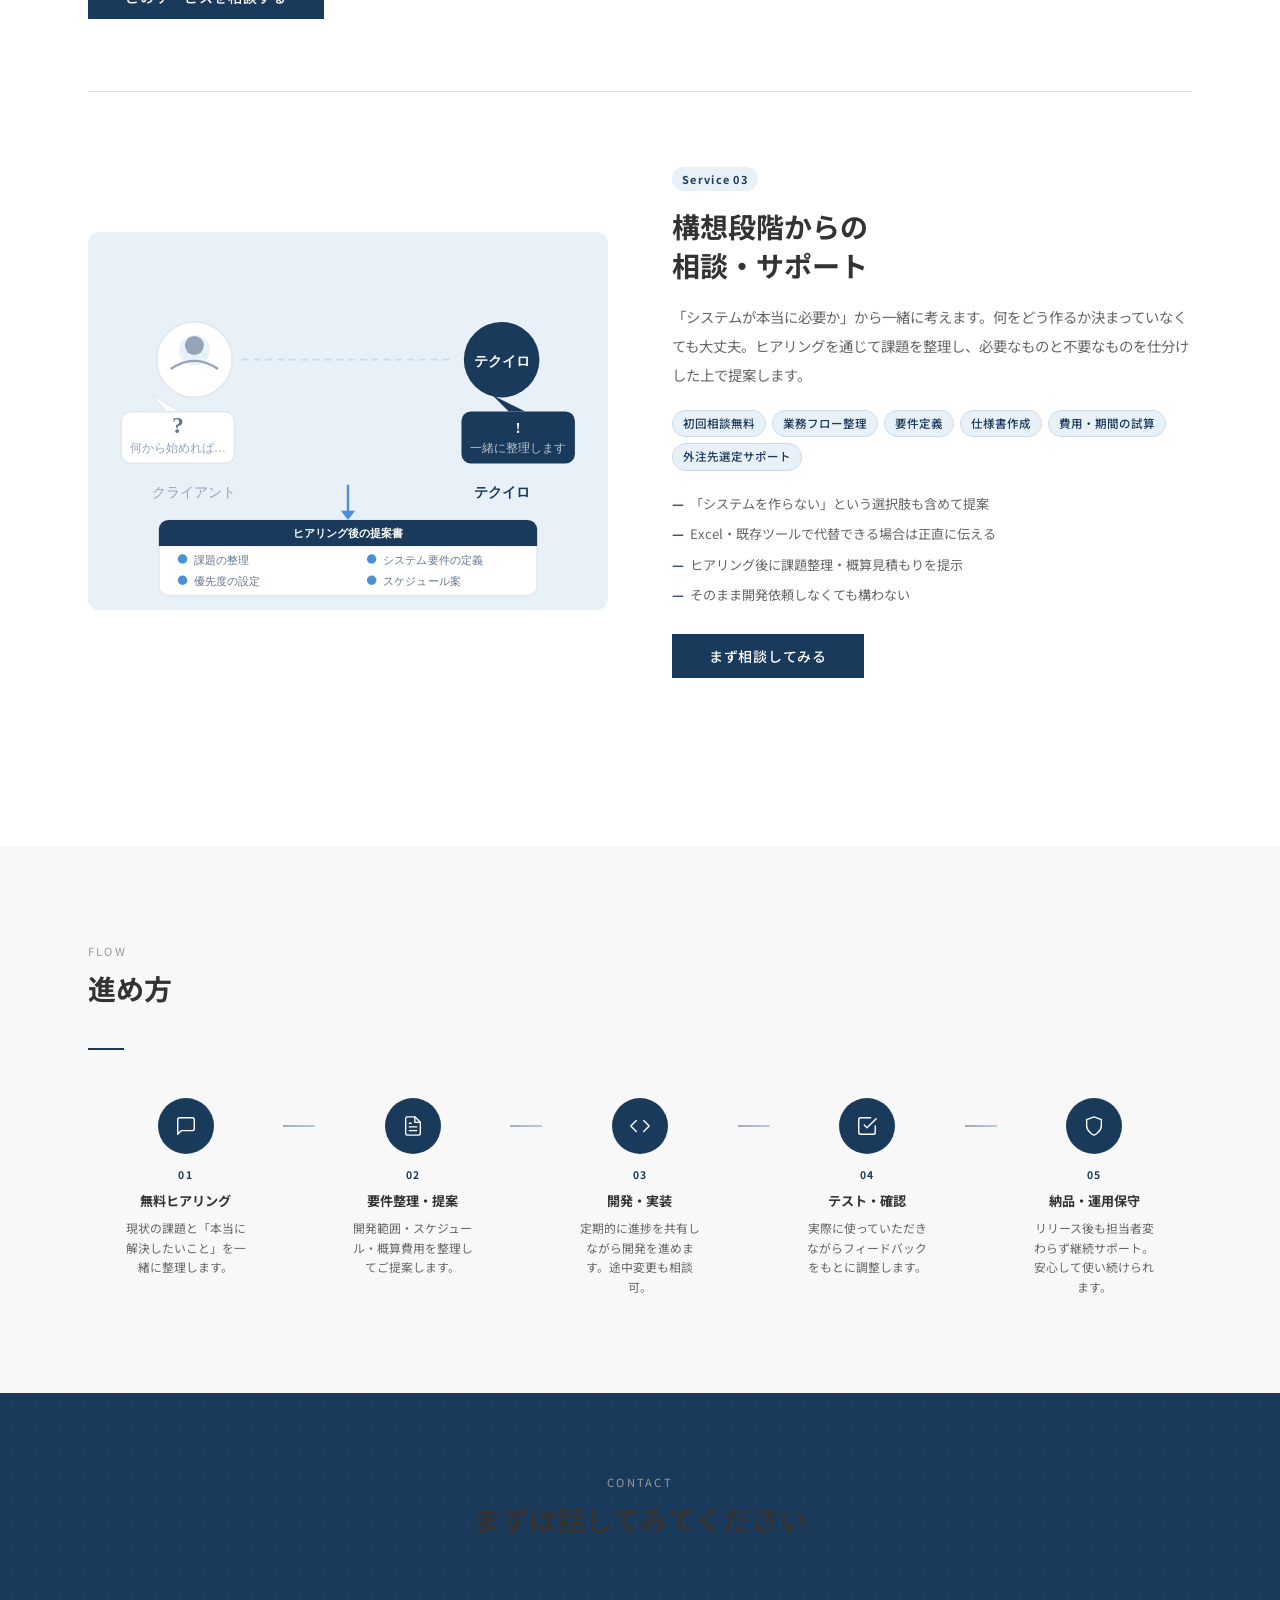
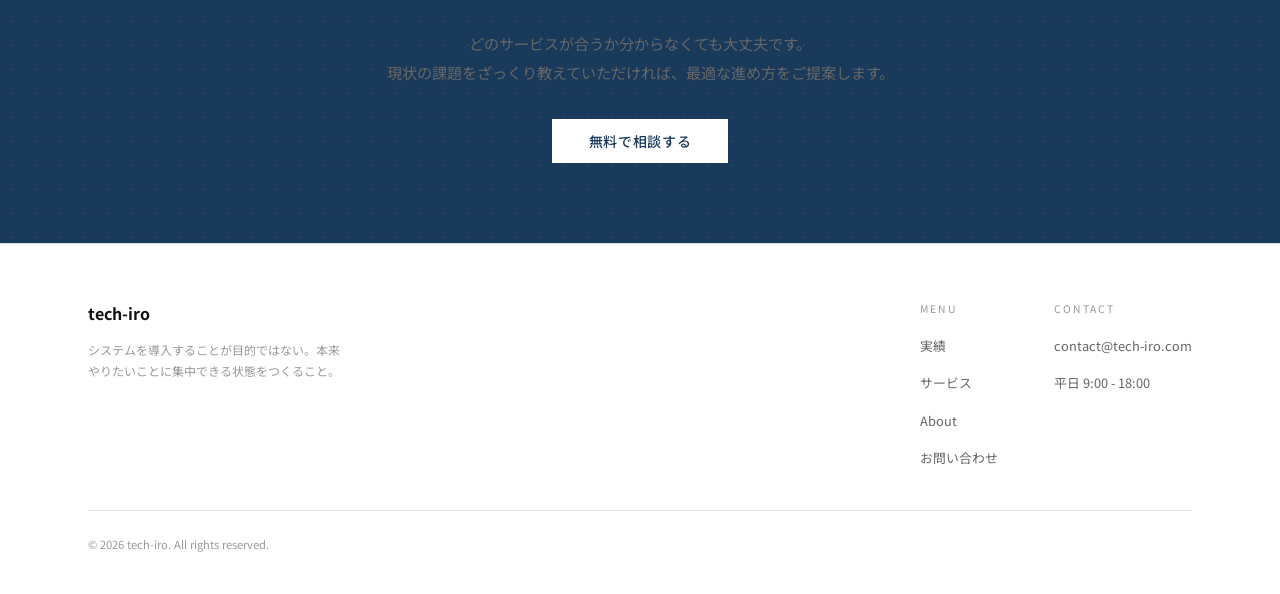
<file: services.html>
<!DOCTYPE html>
<html lang="ja">
<head>
  <meta charset="UTF-8">
  <meta name="viewport" content="width=device-width, initial-scale=1.0">
  <title>サービス | テクイロ</title>
  <meta name="description" content="テクイロのサービス。業務システム開発・既存システム改善・構想段階からのサポート。要件定義から運用保守まで一貫対応。">
  <link rel="preconnect" href="https://fonts.googleapis.com">
  <link rel="preconnect" href="https://fonts.gstatic.com" crossorigin>
  <link href="https://fonts.googleapis.com/css2?family=Noto+Sans+JP:wght@400;500;700&display=swap" rel="stylesheet">
  <link rel="stylesheet" href="css/style.css">
</head>
<body>

  <!-- Header -->
  <header class="header" id="header">
    <div class="header-inner">
      <a href="index.html" class="logo">tech<span class="accent">-iro</span></a>
      <nav aria-label="メインメニュー">
        <ul class="nav-list">
          <li><a href="works.html">実績</a></li>
          <li><a href="services.html">サービス</a></li>
          <li><a href="about.html">About</a></li>
          <li><a href="contact.html">お問い合わせ</a></li>
        </ul>
      </nav>
      <button class="hamburger" aria-label="メニューを開く" aria-expanded="false">
        <span></span>
        <span></span>
        <span></span>
      </button>
    </div>
  </header>

  <nav class="mobile-nav" aria-label="モバイルメニュー">
    <ul class="mobile-nav-list">
      <li><a href="works.html">実績</a></li>
      <li><a href="services.html">サービス</a></li>
      <li><a href="about.html">About</a></li>
      <li><a href="contact.html">お問い合わせ</a></li>
    </ul>
  </nav>

  <main>

    <!-- Page Hero -->
    <div class="page-hero">
      <div class="container">
        <p class="page-hero-label">Services</p>
        <h1 class="page-hero-title">サービス</h1>
        <p class="page-hero-sub">システムは手段です。本当に解決したい課題を一緒に整理するところから始めます。</p>
      </div>
      <span class="page-hero-deco">Services</span>
    </div>

    <!-- Services -->
    <section class="section">
      <div class="container">
        <div class="svc-flow-grid">

          <!-- Service 01 -->
          <div class="svc-flow-item">
            <div class="svc-flow-visual">
              
              <img src="img/service-01.svg" alt="サービス01のイラスト" loading="lazy">
            
            </div>
            <div class="svc-flow-text">
              <span class="svc-flow-num">Service 01</span>
              <h2 class="svc-flow-title">業務に合わせた<br>システム開発</h2>
              <p class="svc-flow-lead">「Excelでの管理が限界になってきた」「同じ入力作業を毎日繰り返している」——そういった現場の不便を、ちょうどいい規模のシステムで解決します。必要以上に高機能なものは作りません。</p>
              <div class="svc-tags">
                <span class="svc-tag">勤怠・出勤管理</span>
                <span class="svc-tag">売上・受注管理</span>
                <span class="svc-tag">顧客管理</span>
                <span class="svc-tag">在庫・発注管理</span>
                <span class="svc-tag">日報・進捗管理</span>
                <span class="svc-tag">社内ポータル</span>
              </div>
              <ul class="svc-feature-list">
                <li>要件定義・業務フロー整理から対応</li>
                <li>スマートフォン・PC どちらからでも利用可能</li>
                <li>既存ツール（Google Workspace / Slack 等）との連携</li>
                <li>リリース後の運用保守まで一貫対応</li>
              </ul>
              <a href="contact.html" class="btn">このサービスを相談する</a>
            </div>
          </div>

          <!-- Service 02 -->
          <div class="svc-flow-item svc-flow-item--reverse">
            <div class="svc-flow-visual">
              
              <img src="img/service-02.svg" alt="サービス02のイラスト" loading="lazy">
            
            </div>
            <div class="svc-flow-text">
              <span class="svc-flow-num">Service 02</span>
              <h2 class="svc-flow-title">既存システムの<br>改善・最適化</h2>
              <p class="svc-flow-lead">「動いているが遅い」「使いにくいが変更できない」「担当者しか触れない」——そういった既存システムの問題を診断し、最小限の変更で最大の改善を図ります。</p>
              <div class="svc-tags">
                <span class="svc-tag">パフォーマンス改善</span>
                <span class="svc-tag">UI/UX改善</span>
                <span class="svc-tag">セキュリティ診断</span>
                <span class="svc-tag">レガシーコード整理</span>
                <span class="svc-tag">スマホ対応</span>
                <span class="svc-tag">技術負債解消</span>
              </div>
              <ul class="svc-feature-list">
                <li>現状コードの診断・問題箇所の特定から開始</li>
                <li>壊さずに改善する段階的アプローチ</li>
                <li>改善前後の効果を数値で確認できる</li>
                <li>「作り直し」か「改修」かの判断も含めて提案</li>
              </ul>
              <a href="contact.html" class="btn">このサービスを相談する</a>
            </div>
          </div>

          <!-- Service 03 -->
          <div class="svc-flow-item">
            <div class="svc-flow-visual">
              
              <img src="img/service-03.svg" alt="サービス03のイラスト" loading="lazy">
            
            </div>
            <div class="svc-flow-text">
              <span class="svc-flow-num">Service 03</span>
              <h2 class="svc-flow-title">構想段階からの<br>相談・サポート</h2>
              <p class="svc-flow-lead">「システムが本当に必要か」から一緒に考えます。何をどう作るか決まっていなくても大丈夫。ヒアリングを通じて課題を整理し、必要なものと不要なものを仕分けした上で提案します。</p>
              <div class="svc-tags">
                <span class="svc-tag">初回相談無料</span>
                <span class="svc-tag">業務フロー整理</span>
                <span class="svc-tag">要件定義</span>
                <span class="svc-tag">仕様書作成</span>
                <span class="svc-tag">費用・期間の試算</span>
                <span class="svc-tag">外注先選定サポート</span>
              </div>
              <ul class="svc-feature-list">
                <li>「システムを作らない」という選択肢も含めて提案</li>
                <li>Excel・既存ツールで代替できる場合は正直に伝える</li>
                <li>ヒアリング後に課題整理・概算見積もりを提示</li>
                <li>そのまま開発依頼しなくても構わない</li>
              </ul>
              <a href="contact.html" class="btn">まず相談してみる</a>
            </div>
          </div>

        </div>
      </div>
    </section>

    <!-- Process Flow -->
    <section class="section svc-process-section">
      <div class="container">
        <p class="section-label">Flow</p>
        <h2 class="section-title">進め方</h2>
        <div class="divider"></div>
        <div class="svc-process-steps">

          <div class="svc-process-step">
            <div class="svc-process-icon">
              <svg viewBox="0 0 24 24" fill="none" stroke="currentColor" stroke-width="1.5" stroke-linecap="round" stroke-linejoin="round">
                <path d="M21 15a2 2 0 0 1-2 2H7l-4 4V5a2 2 0 0 1 2-2h14a2 2 0 0 1 2 2z"/>
              </svg>
            </div>
            <p class="svc-process-num">01</p>
            <p class="svc-process-title">無料ヒアリング</p>
            <p class="svc-process-desc">現状の課題と「本当に解決したいこと」を一緒に整理します。</p>
          </div>

          <div class="svc-process-connector" aria-hidden="true"></div>

          <div class="svc-process-step">
            <div class="svc-process-icon">
              <svg viewBox="0 0 24 24" fill="none" stroke="currentColor" stroke-width="1.5" stroke-linecap="round" stroke-linejoin="round">
                <path d="M14 2H6a2 2 0 0 0-2 2v16a2 2 0 0 0 2 2h12a2 2 0 0 0 2-2V8z"/>
                <polyline points="14 2 14 8 20 8"/>
                <line x1="16" y1="13" x2="8" y2="13"/>
                <line x1="16" y1="17" x2="8" y2="17"/>
                <polyline points="10 9 9 9 8 9"/>
              </svg>
            </div>
            <p class="svc-process-num">02</p>
            <p class="svc-process-title">要件整理・提案</p>
            <p class="svc-process-desc">開発範囲・スケジュール・概算費用を整理してご提案します。</p>
          </div>

          <div class="svc-process-connector" aria-hidden="true"></div>

          <div class="svc-process-step">
            <div class="svc-process-icon">
              <svg viewBox="0 0 24 24" fill="none" stroke="currentColor" stroke-width="1.5" stroke-linecap="round" stroke-linejoin="round">
                <polyline points="16 18 22 12 16 6"/>
                <polyline points="8 6 2 12 8 18"/>
              </svg>
            </div>
            <p class="svc-process-num">03</p>
            <p class="svc-process-title">開発・実装</p>
            <p class="svc-process-desc">定期的に進捗を共有しながら開発を進めます。途中変更も相談可。</p>
          </div>

          <div class="svc-process-connector" aria-hidden="true"></div>

          <div class="svc-process-step">
            <div class="svc-process-icon">
              <svg viewBox="0 0 24 24" fill="none" stroke="currentColor" stroke-width="1.5" stroke-linecap="round" stroke-linejoin="round">
                <polyline points="9 11 12 14 22 4"/>
                <path d="M21 12v7a2 2 0 0 1-2 2H5a2 2 0 0 1-2-2V5a2 2 0 0 1 2-2h11"/>
              </svg>
            </div>
            <p class="svc-process-num">04</p>
            <p class="svc-process-title">テスト・確認</p>
            <p class="svc-process-desc">実際に使っていただきながらフィードバックをもとに調整します。</p>
          </div>

          <div class="svc-process-connector" aria-hidden="true"></div>

          <div class="svc-process-step">
            <div class="svc-process-icon">
              <svg viewBox="0 0 24 24" fill="none" stroke="currentColor" stroke-width="1.5" stroke-linecap="round" stroke-linejoin="round">
                <path d="M12 22s8-4 8-10V5l-8-3-8 3v7c0 6 8 10 8 10z"/>
              </svg>
            </div>
            <p class="svc-process-num">05</p>
            <p class="svc-process-title">納品・運用保守</p>
            <p class="svc-process-desc">リリース後も担当者変わらず継続サポート。安心して使い続けられます。</p>
          </div>

        </div>
      </div>
    </section>

    <!-- CTA -->
    <section class="section cta-section">
      <div class="container" style="text-align: center;">
        <p class="section-label">Contact</p>
        <h2 class="section-title">まずは話してみてください</h2>
        <div class="divider"></div>
        <p style="color: var(--mid-gray); margin: 24px 0 32px; font-size: 0.95rem; line-height: 1.9;">どのサービスが合うか分からなくても大丈夫です。<br>現状の課題をざっくり教えていただければ、最適な進め方をご提案します。</p>
        <a href="contact.html" class="btn">無料で相談する</a>
      </div>
    </section>

  </main>

  <!-- Footer -->
  <footer class="footer">
    <div class="container">
      <div class="footer-inner">
        <div>
          <p class="footer-logo">tech-iro</p>
          <p class="footer-tagline">システムを導入することが目的ではない。本来やりたいことに集中できる状態をつくること。</p>
        </div>
        <div class="footer-nav">
          <div class="footer-nav-col">
            <p class="footer-nav-col-title">Menu</p>
            <ul class="footer-nav-list">
              <li><a href="works.html">実績</a></li>
              <li><a href="services.html">サービス</a></li>
              <li><a href="about.html">About</a></li>
              <li><a href="contact.html">お問い合わせ</a></li>
            </ul>
          </div>
          <div class="footer-nav-col">
            <p class="footer-nav-col-title">Contact</p>
            <ul class="footer-nav-list">
              <li><a href="mailto:contact@tech-iro.com">contact@tech-iro.com</a></li>
              <li><span style="font-size: 0.8rem; color: var(--mid-gray);">平日 9:00 - 18:00</span></li>
            </ul>
          </div>
        </div>
      </div>
      <div class="footer-bottom">
        <p>© 2026 tech-iro. All rights reserved.</p>
      </div>
    </div>
  </footer>

  <script src="js/main.js"></script>
</body>
</html>
</file>
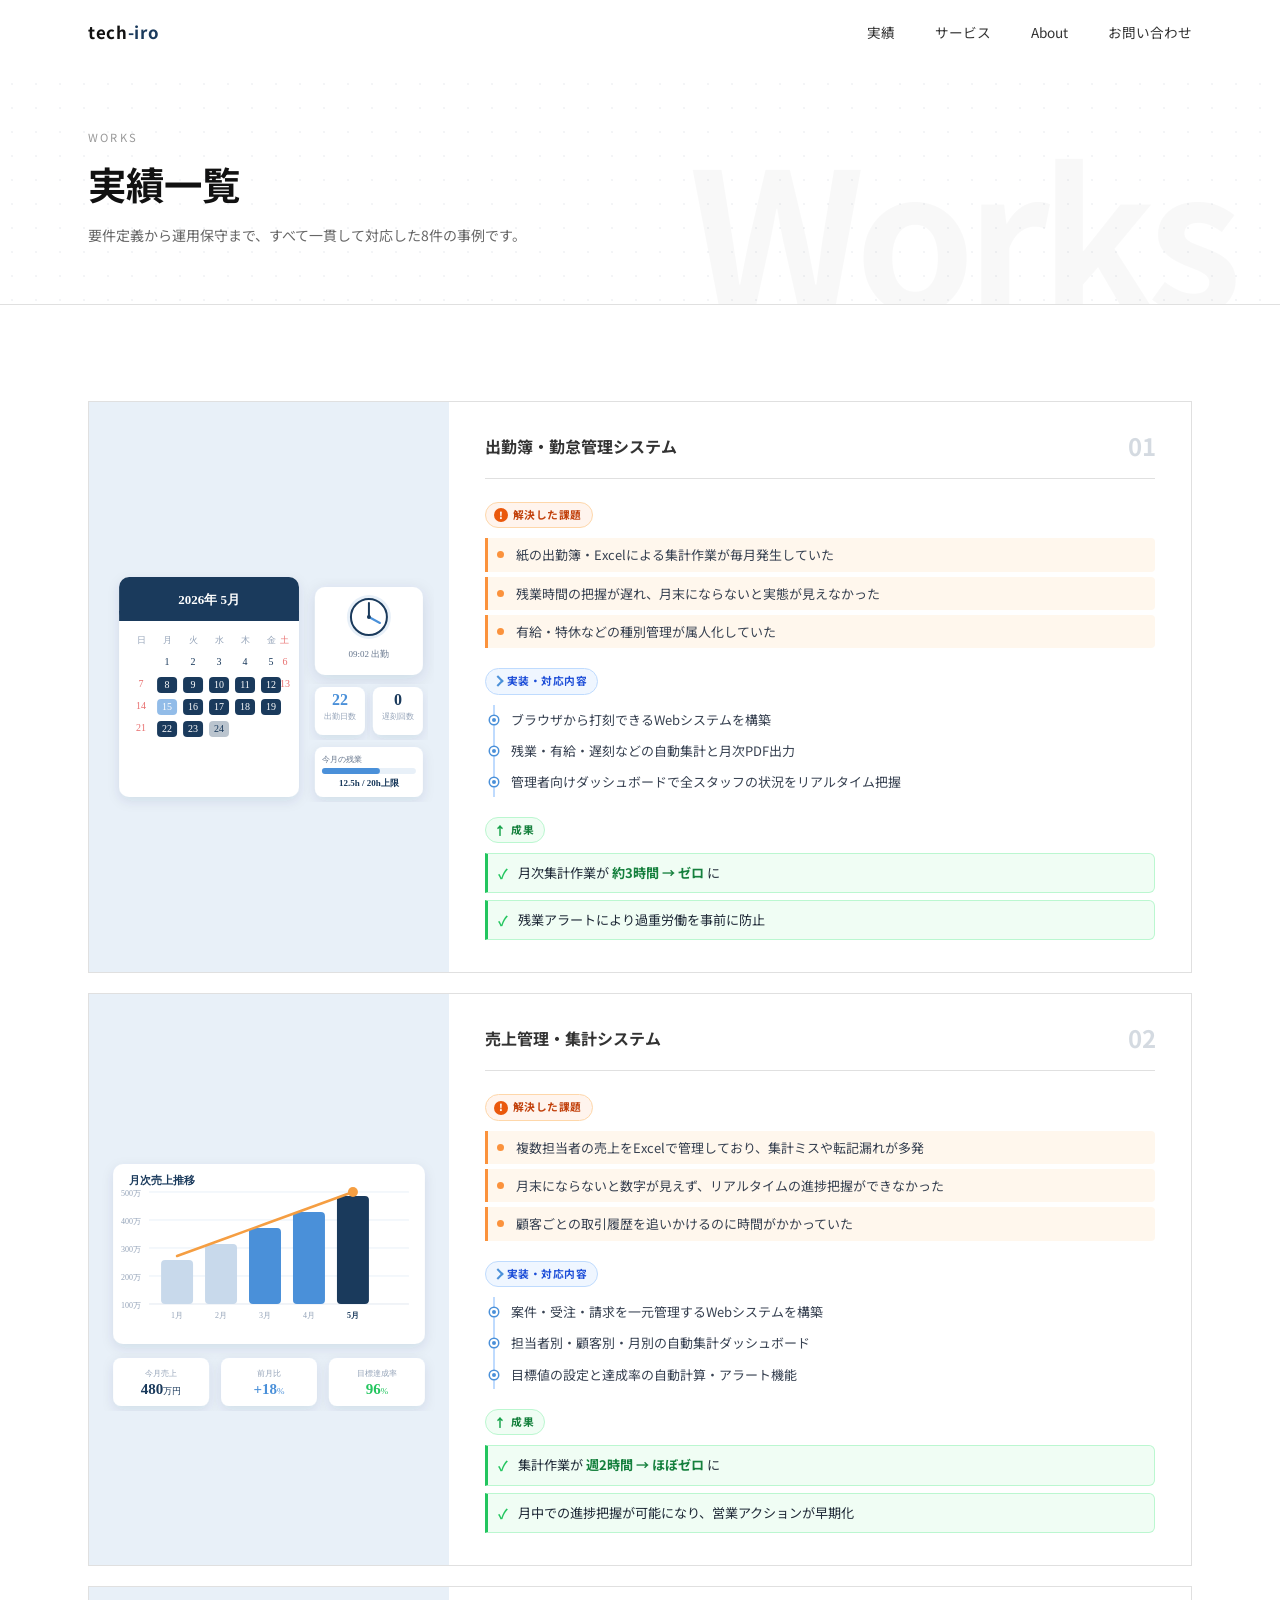
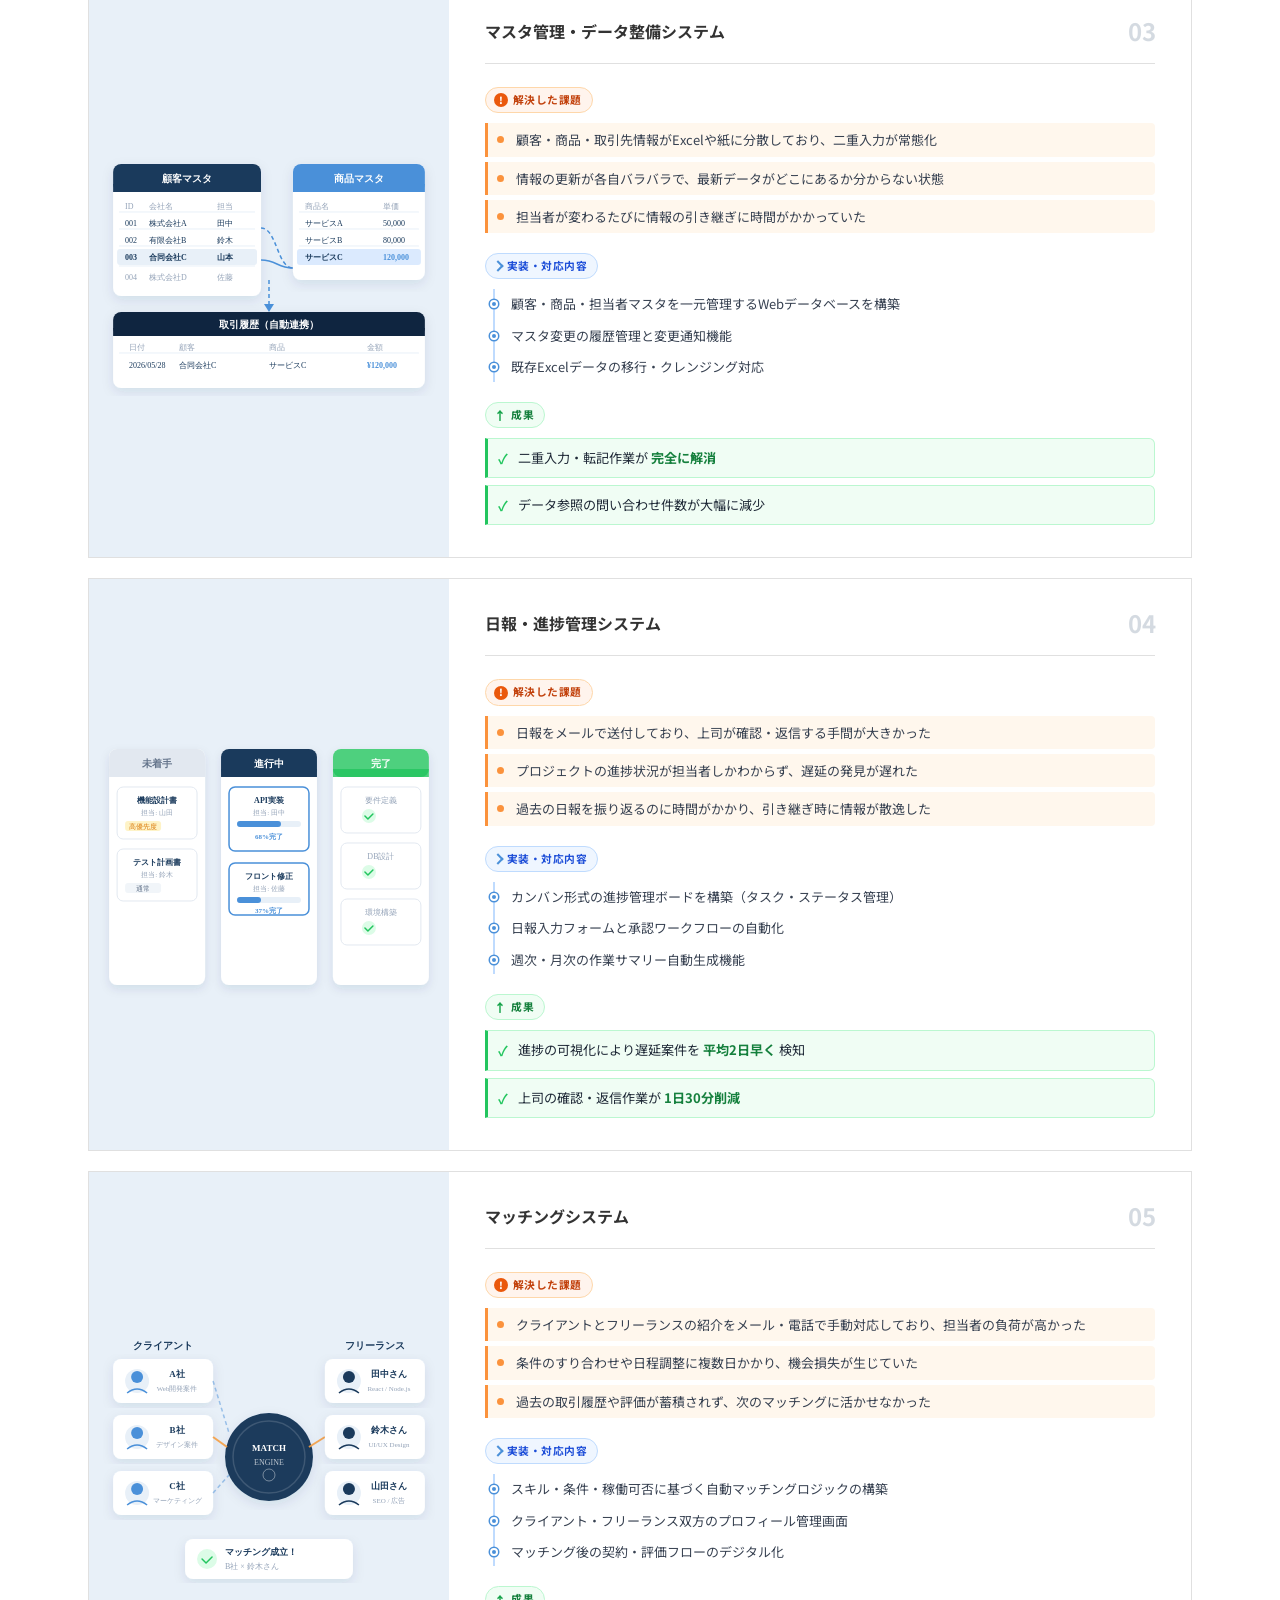
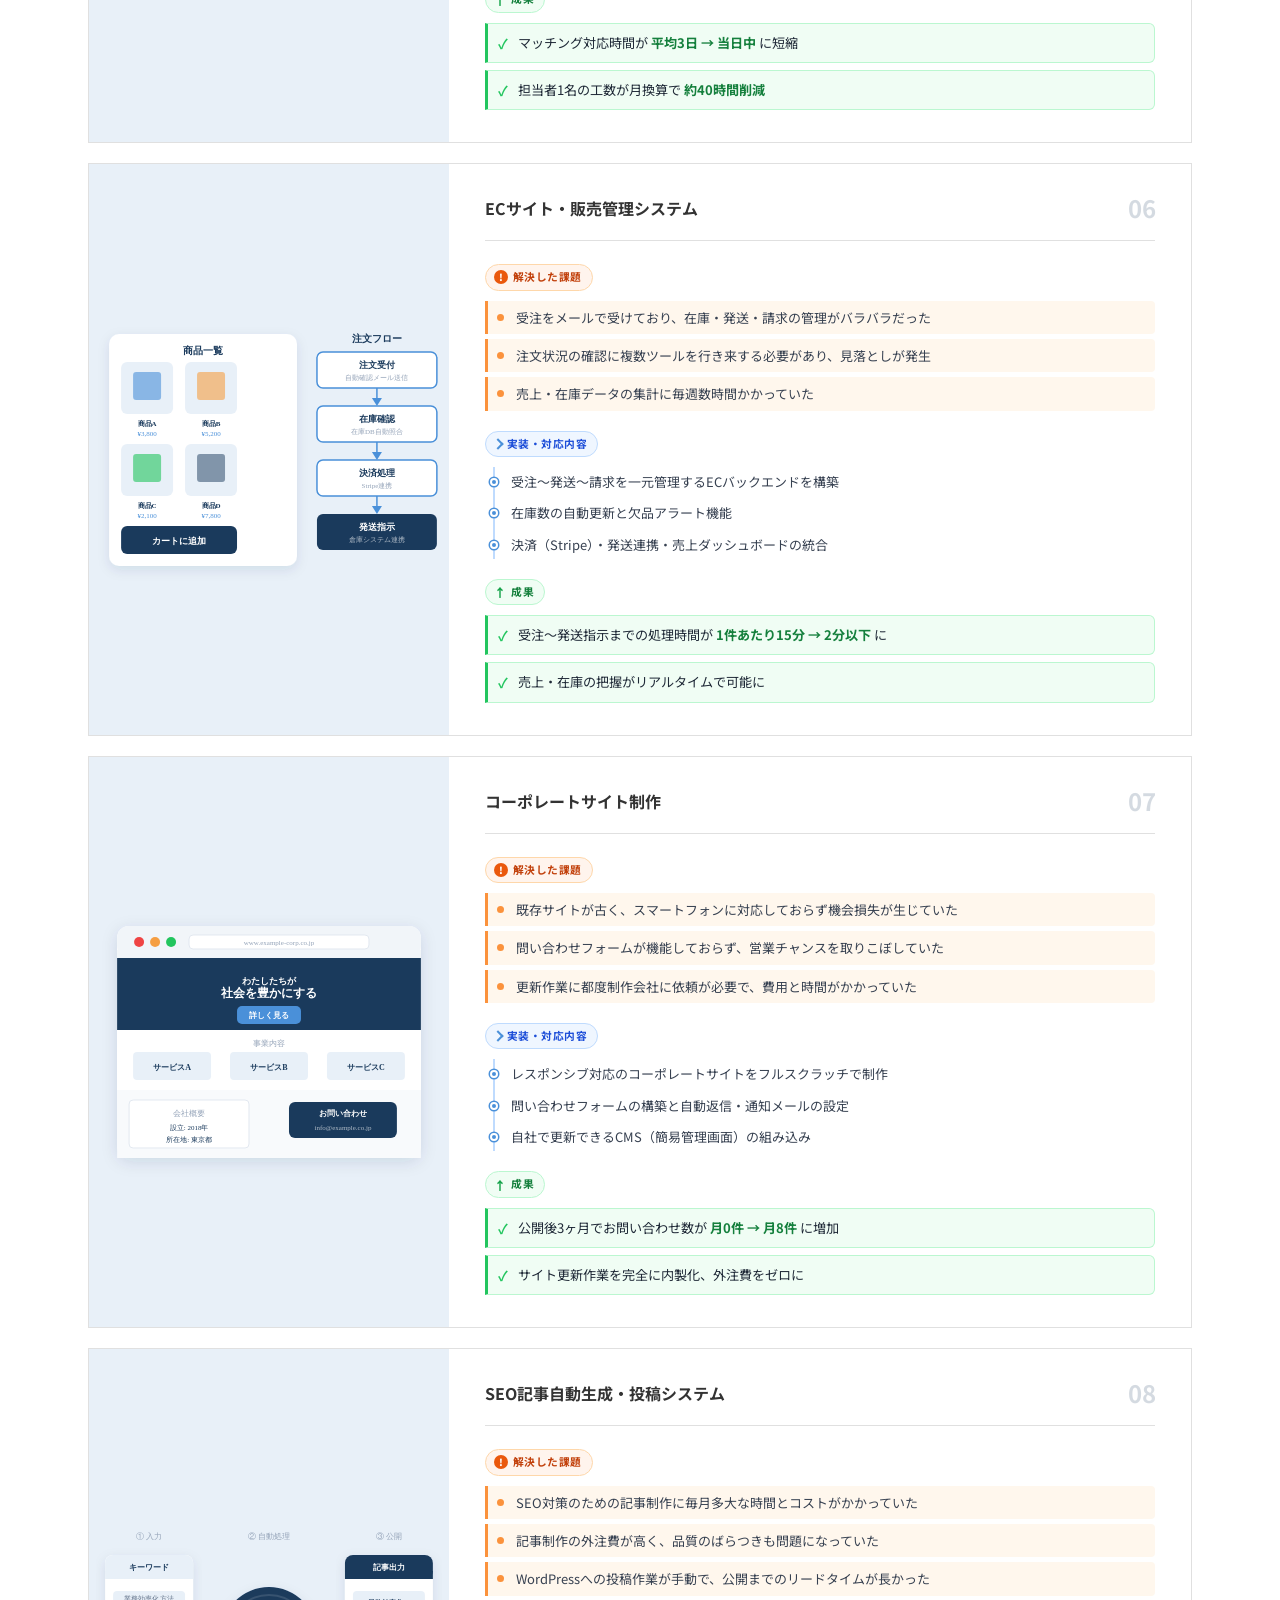
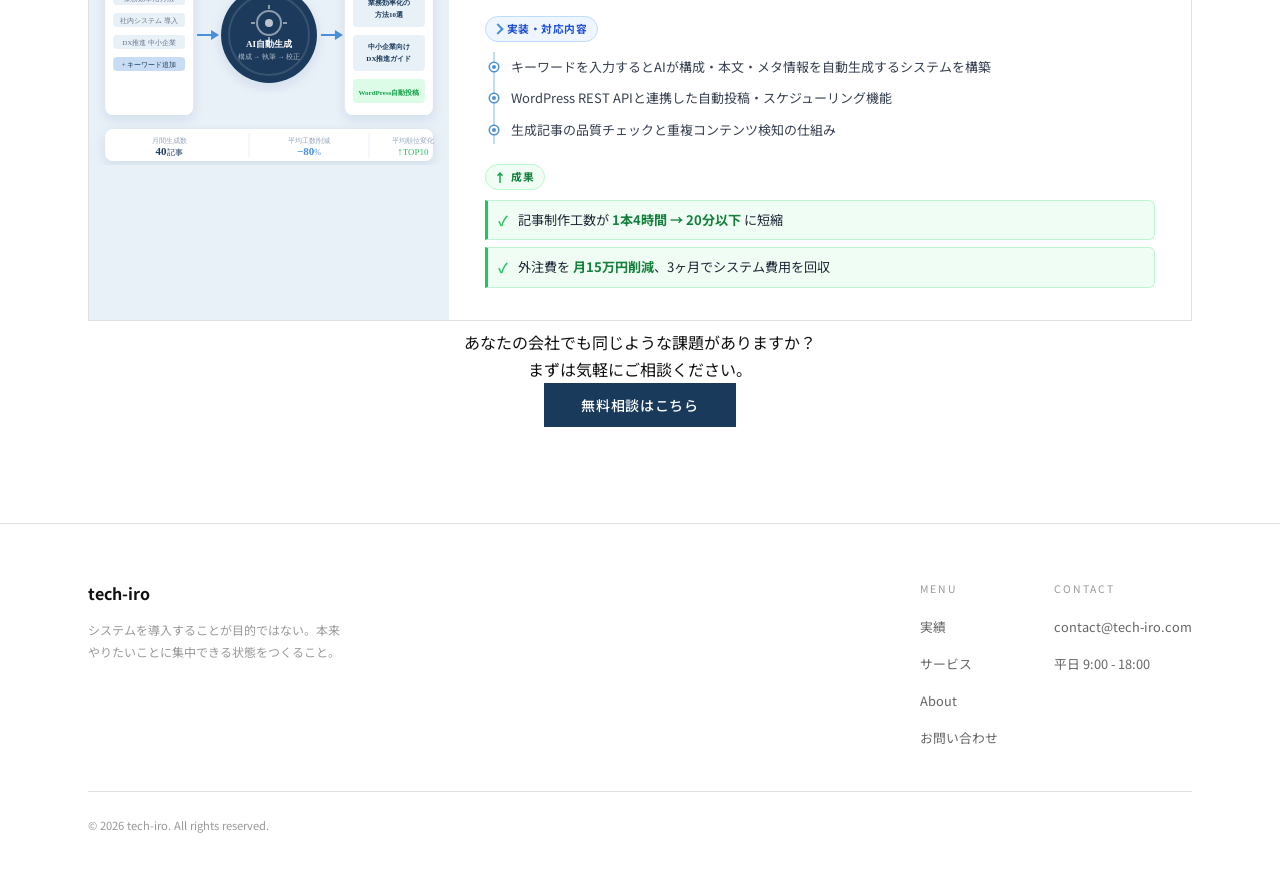
<file: works.html>
<!DOCTYPE html>
<html lang="ja">
<head>
  <meta charset="UTF-8">
  <meta name="viewport" content="width=device-width, initial-scale=1.0">
  <title>実績 | テクイロ</title>
  <meta name="description" content="8件の実績。すべて要件定義から運用保守まで一貫対応。出勤簿管理、売上管理、マスタ管理、日報管理、マッチングシステム、ECサイト設計、コーポレートサイト、SEO自動化。">
  <link rel="preconnect" href="https://fonts.googleapis.com">
  <link rel="preconnect" href="https://fonts.gstatic.com" crossorigin>
  <link href="https://fonts.googleapis.com/css2?family=Noto+Sans+JP:wght@400;500;700&display=swap" rel="stylesheet">
  <link rel="stylesheet" href="css/style.css">
</head>
<body>

  <!-- Header -->
  <header class="header" id="header">
    <div class="header-inner">
      <a href="index.html" class="logo">tech<span class="accent">-iro</span></a>
      <nav aria-label="メインメニュー">
        <ul class="nav-list">
          <li><a href="works.html">実績</a></li>
          <li><a href="services.html">サービス</a></li>
          <li><a href="about.html">About</a></li>
          <li><a href="contact.html">お問い合わせ</a></li>
        </ul>
      </nav>
      <button class="hamburger" aria-label="メニューを開く" aria-expanded="false">
        <span></span>
        <span></span>
        <span></span>
      </button>
    </div>
  </header>

  <nav class="mobile-nav" aria-label="モバイルメニュー">
    <ul class="mobile-nav-list">
      <li><a href="works.html">実績</a></li>
      <li><a href="services.html">サービス</a></li>
      <li><a href="about.html">About</a></li>
      <li><a href="contact.html">お問い合わせ</a></li>
    </ul>
  </nav>

  <main>

    <!-- Page Hero -->
    <div class="page-hero">
      <div class="container">
        <p class="page-hero-label">Works</p>
        <h1 class="page-hero-title">実績一覧</h1>
        <p class="page-hero-sub">要件定義から運用保守まで、すべて一貫して対応した8件の事例です。</p>
      </div>
      <span class="page-hero-deco">Works</span>
    </div>

    <!-- Works List -->
    <section class="section">
      <div class="container">
        <div class="works-full-grid">

          <!-- Case 01: 出勤簿・勤怠管理 -->
          <div class="work-full-card">
            <div class="work-card-visual">
              
              <img src="img/work-01.svg" alt="案件01のイラスト" loading="lazy">
            
            </div>
            <div class="work-card-content">
              <div class="work-card-top">
                <h2 class="work-full-title">出勤簿・勤怠管理システム</h2>
                <span class="work-badge">01</span>
              </div>
              <p class="work-section-label work-label-problem">解決した課題</p>
              <ul class="work-bullet-list work-problem-list">
                <li>紙の出勤簿・Excelによる集計作業が毎月発生していた</li>
                <li>残業時間の把握が遅れ、月末にならないと実態が見えなかった</li>
                <li>有給・特休などの種別管理が属人化していた</li>
              </ul>
              <p class="work-section-label work-label-solution">実装・対応内容</p>
              <ul class="work-bullet-list work-solution-list">
                <li>ブラウザから打刻できるWebシステムを構築</li>
                <li>残業・有給・遅刻などの自動集計と月次PDF出力</li>
                <li>管理者向けダッシュボードで全スタッフの状況をリアルタイム把握</li>
              </ul>
              <p class="work-section-label work-label-result">成果</p>
              <ul class="work-result-list">
                <li>月次集計作業が <strong>約3時間 → ゼロ</strong> に</li>
                <li>残業アラートにより過重労働を事前に防止</li>
              </ul>
            </div>
          </div>

          <!-- Case 02: 売上管理 -->
          <div class="work-full-card">
            <div class="work-card-visual">
              
              <img src="img/work-02.svg" alt="案件02のイラスト" loading="lazy">
            
            </div>
            <div class="work-card-content">
              <div class="work-card-top">
                <h2 class="work-full-title">売上管理・集計システム</h2>
                <span class="work-badge">02</span>
              </div>
              <p class="work-section-label work-label-problem">解決した課題</p>
              <ul class="work-bullet-list work-problem-list">
                <li>複数担当者の売上をExcelで管理しており、集計ミスや転記漏れが多発</li>
                <li>月末にならないと数字が見えず、リアルタイムの進捗把握ができなかった</li>
                <li>顧客ごとの取引履歴を追いかけるのに時間がかかっていた</li>
              </ul>
              <p class="work-section-label work-label-solution">実装・対応内容</p>
              <ul class="work-bullet-list work-solution-list">
                <li>案件・受注・請求を一元管理するWebシステムを構築</li>
                <li>担当者別・顧客別・月別の自動集計ダッシュボード</li>
                <li>目標値の設定と達成率の自動計算・アラート機能</li>
              </ul>
              <p class="work-section-label work-label-result">成果</p>
              <ul class="work-result-list">
                <li>集計作業が <strong>週2時間 → ほぼゼロ</strong> に</li>
                <li>月中での進捗把握が可能になり、営業アクションが早期化</li>
              </ul>
            </div>
          </div>

          <!-- Case 03: マスタ管理 -->
          <div class="work-full-card">
            <div class="work-card-visual">
              
              <img src="img/work-03.svg" alt="案件03のイラスト" loading="lazy">
            
            </div>
            <div class="work-card-content">
              <div class="work-card-top">
                <h2 class="work-full-title">マスタ管理・データ整備システム</h2>
                <span class="work-badge">03</span>
              </div>
              <p class="work-section-label work-label-problem">解決した課題</p>
              <ul class="work-bullet-list work-problem-list">
                <li>顧客・商品・取引先情報がExcelや紙に分散しており、二重入力が常態化</li>
                <li>情報の更新が各自バラバラで、最新データがどこにあるか分からない状態</li>
                <li>担当者が変わるたびに情報の引き継ぎに時間がかかっていた</li>
              </ul>
              <p class="work-section-label work-label-solution">実装・対応内容</p>
              <ul class="work-bullet-list work-solution-list">
                <li>顧客・商品・担当者マスタを一元管理するWebデータベースを構築</li>
                <li>マスタ変更の履歴管理と変更通知機能</li>
                <li>既存Excelデータの移行・クレンジング対応</li>
              </ul>
              <p class="work-section-label work-label-result">成果</p>
              <ul class="work-result-list">
                <li>二重入力・転記作業が <strong>完全に解消</strong></li>
                <li>データ参照の問い合わせ件数が大幅に減少</li>
              </ul>
            </div>
          </div>

          <!-- Case 04: 日報・進捗管理 -->
          <div class="work-full-card">
            <div class="work-card-visual">
              
              <img src="img/work-04.svg" alt="案件04のイラスト" loading="lazy">
            
            </div>
            <div class="work-card-content">
              <div class="work-card-top">
                <h2 class="work-full-title">日報・進捗管理システム</h2>
                <span class="work-badge">04</span>
              </div>
              <p class="work-section-label work-label-problem">解決した課題</p>
              <ul class="work-bullet-list work-problem-list">
                <li>日報をメールで送付しており、上司が確認・返信する手間が大きかった</li>
                <li>プロジェクトの進捗状況が担当者しかわからず、遅延の発見が遅れた</li>
                <li>過去の日報を振り返るのに時間がかかり、引き継ぎ時に情報が散逸した</li>
              </ul>
              <p class="work-section-label work-label-solution">実装・対応内容</p>
              <ul class="work-bullet-list work-solution-list">
                <li>カンバン形式の進捗管理ボードを構築（タスク・ステータス管理）</li>
                <li>日報入力フォームと承認ワークフローの自動化</li>
                <li>週次・月次の作業サマリー自動生成機能</li>
              </ul>
              <p class="work-section-label work-label-result">成果</p>
              <ul class="work-result-list">
                <li>進捗の可視化により遅延案件を <strong>平均2日早く</strong> 検知</li>
                <li>上司の確認・返信作業が <strong>1日30分削減</strong></li>
              </ul>
            </div>
          </div>

          <!-- Case 05: マッチングシステム -->
          <div class="work-full-card">
            <div class="work-card-visual">
              
              <img src="img/work-05.svg" alt="案件05のイラスト" loading="lazy">
            
            </div>
            <div class="work-card-content">
              <div class="work-card-top">
                <h2 class="work-full-title">マッチングシステム</h2>
                <span class="work-badge">05</span>
              </div>
              <p class="work-section-label work-label-problem">解決した課題</p>
              <ul class="work-bullet-list work-problem-list">
                <li>クライアントとフリーランスの紹介をメール・電話で手動対応しており、担当者の負荷が高かった</li>
                <li>条件のすり合わせや日程調整に複数日かかり、機会損失が生じていた</li>
                <li>過去の取引履歴や評価が蓄積されず、次のマッチングに活かせなかった</li>
              </ul>
              <p class="work-section-label work-label-solution">実装・対応内容</p>
              <ul class="work-bullet-list work-solution-list">
                <li>スキル・条件・稼働可否に基づく自動マッチングロジックの構築</li>
                <li>クライアント・フリーランス双方のプロフィール管理画面</li>
                <li>マッチング後の契約・評価フローのデジタル化</li>
              </ul>
              <p class="work-section-label work-label-result">成果</p>
              <ul class="work-result-list">
                <li>マッチング対応時間が <strong>平均3日 → 当日中</strong> に短縮</li>
                <li>担当者1名の工数が月換算で <strong>約40時間削減</strong></li>
              </ul>
            </div>
          </div>

          <!-- Case 06: ECサイト・販売管理 -->
          <div class="work-full-card">
            <div class="work-card-visual">
              
              <img src="img/work-06.svg" alt="案件06のイラスト" loading="lazy">
            
            </div>
            <div class="work-card-content">
              <div class="work-card-top">
                <h2 class="work-full-title">ECサイト・販売管理システム</h2>
                <span class="work-badge">06</span>
              </div>
              <p class="work-section-label work-label-problem">解決した課題</p>
              <ul class="work-bullet-list work-problem-list">
                <li>受注をメールで受けており、在庫・発送・請求の管理がバラバラだった</li>
                <li>注文状況の確認に複数ツールを行き来する必要があり、見落としが発生</li>
                <li>売上・在庫データの集計に毎週数時間かかっていた</li>
              </ul>
              <p class="work-section-label work-label-solution">実装・対応内容</p>
              <ul class="work-bullet-list work-solution-list">
                <li>受注〜発送〜請求を一元管理するECバックエンドを構築</li>
                <li>在庫数の自動更新と欠品アラート機能</li>
                <li>決済（Stripe）・発送連携・売上ダッシュボードの統合</li>
              </ul>
              <p class="work-section-label work-label-result">成果</p>
              <ul class="work-result-list">
                <li>受注〜発送指示までの処理時間が <strong>1件あたり15分 → 2分以下</strong> に</li>
                <li>売上・在庫の把握がリアルタイムで可能に</li>
              </ul>
            </div>
          </div>

          <!-- Case 07: コーポレートサイト -->
          <div class="work-full-card">
            <div class="work-card-visual">
              
              <img src="img/work-07.svg" alt="案件07のイラスト" loading="lazy">
            
            </div>
            <div class="work-card-content">
              <div class="work-card-top">
                <h2 class="work-full-title">コーポレートサイト制作</h2>
                <span class="work-badge">07</span>
              </div>
              <p class="work-section-label work-label-problem">解決した課題</p>
              <ul class="work-bullet-list work-problem-list">
                <li>既存サイトが古く、スマートフォンに対応しておらず機会損失が生じていた</li>
                <li>問い合わせフォームが機能しておらず、営業チャンスを取りこぼしていた</li>
                <li>更新作業に都度制作会社に依頼が必要で、費用と時間がかかっていた</li>
              </ul>
              <p class="work-section-label work-label-solution">実装・対応内容</p>
              <ul class="work-bullet-list work-solution-list">
                <li>レスポンシブ対応のコーポレートサイトをフルスクラッチで制作</li>
                <li>問い合わせフォームの構築と自動返信・通知メールの設定</li>
                <li>自社で更新できるCMS（簡易管理画面）の組み込み</li>
              </ul>
              <p class="work-section-label work-label-result">成果</p>
              <ul class="work-result-list">
                <li>公開後3ヶ月でお問い合わせ数が <strong>月0件 → 月8件</strong> に増加</li>
                <li>サイト更新作業を完全に内製化、外注費をゼロに</li>
              </ul>
            </div>
          </div>

          <!-- Case 08: SEO記事自動化 -->
          <div class="work-full-card">
            <div class="work-card-visual">
              
              <img src="img/work-08.svg" alt="案件08のイラスト" loading="lazy">
            
            </div>
            <div class="work-card-content">
              <div class="work-card-top">
                <h2 class="work-full-title">SEO記事自動生成・投稿システム</h2>
                <span class="work-badge">08</span>
              </div>
              <p class="work-section-label work-label-problem">解決した課題</p>
              <ul class="work-bullet-list work-problem-list">
                <li>SEO対策のための記事制作に毎月多大な時間とコストがかかっていた</li>
                <li>記事制作の外注費が高く、品質のばらつきも問題になっていた</li>
                <li>WordPressへの投稿作業が手動で、公開までのリードタイムが長かった</li>
              </ul>
              <p class="work-section-label work-label-solution">実装・対応内容</p>
              <ul class="work-bullet-list work-solution-list">
                <li>キーワードを入力するとAIが構成・本文・メタ情報を自動生成するシステムを構築</li>
                <li>WordPress REST APIと連携した自動投稿・スケジューリング機能</li>
                <li>生成記事の品質チェックと重複コンテンツ検知の仕組み</li>
              </ul>
              <p class="work-section-label work-label-result">成果</p>
              <ul class="work-result-list">
                <li>記事制作工数が <strong>1本4時間 → 20分以下</strong> に短縮</li>
                <li>外注費を <strong>月15万円削減</strong>、3ヶ月でシステム費用を回収</li>
              </ul>
            </div>
          </div>

        </div>

        <!-- CTA -->
        <div class="works-cta">
          <p>あなたの会社でも同じような課題がありますか？<br>まずは気軽にご相談ください。</p>
          <a href="contact.html" class="btn">無料相談はこちら</a>
        </div>

      </div>
    </section>

  </main>

  <!-- Footer -->
  <footer class="footer">
    <div class="container">
      <div class="footer-inner">
        <div>
          <p class="footer-logo">tech-iro</p>
          <p class="footer-tagline">システムを導入することが目的ではない。本来やりたいことに集中できる状態をつくること。</p>
        </div>
        <div class="footer-nav">
          <div class="footer-nav-col">
            <p class="footer-nav-col-title">Menu</p>
            <ul class="footer-nav-list">
              <li><a href="works.html">実績</a></li>
              <li><a href="services.html">サービス</a></li>
              <li><a href="about.html">About</a></li>
              <li><a href="contact.html">お問い合わせ</a></li>
            </ul>
          </div>
          <div class="footer-nav-col">
            <p class="footer-nav-col-title">Contact</p>
            <ul class="footer-nav-list">
              <li><a href="mailto:contact@tech-iro.com">contact@tech-iro.com</a></li>
              <li><span style="font-size: 0.8rem; color: var(--mid-gray);">平日 9:00 - 18:00</span></li>
            </ul>
          </div>
        </div>
      </div>
      <div class="footer-bottom">
        <p>© 2026 tech-iro. All rights reserved.</p>
      </div>
    </div>
  </footer>

  <script src="js/main.js"></script>
</body>
</html>
</file>
<file: css/style.css>
/* ===== VARIABLES ===== */
:root {
  --black: #111111;
  --dark-gray: #333333;
  --mid-gray: #666666;
  --light-gray: #999999;
  --border-color: #e0e0e0;
  --bg-subtle: #f8f8f8;
  --white: #ffffff;
  --accent: #1a3a5c;
  --accent-light: #e8f0f8;

  --max-width: 1200px;
  --gutter: 48px;
  --section-y: 96px;
}

/* ===== RESET ===== */
*, *::before, *::after {
  box-sizing: border-box;
  margin: 0;
  padding: 0;
}

html {
  scroll-behavior: smooth;
  font-size: 16px;
}

body {
  font-family: 'Noto Sans JP', 'Hiragino Sans', 'Yu Gothic', 'Meiryo', sans-serif;
  color: var(--black);
  background: var(--white);
  line-height: 1.7;
  -webkit-font-smoothing: antialiased;
}

img { max-width: 100%; height: auto; display: block; }
a { color: inherit; text-decoration: none; }
ul { list-style: none; }

/* ===== UTILITIES ===== */
.container {
  max-width: var(--max-width);
  margin: 0 auto;
  padding: 0 var(--gutter);
}

.section { padding: var(--section-y) 0; }

.section-label {
  font-size: 0.7rem;
  letter-spacing: 0.2em;
  text-transform: uppercase;
  color: var(--light-gray);
  margin-bottom: 8px;
}

.section-title {
  font-size: 1.75rem;
  font-weight: 700;
  color: var(--dark-gray);
  margin-bottom: 40px;
  line-height: 1.4;
}

.divider {
  width: 36px;
  height: 2px;
  background: var(--accent);
  margin-bottom: 48px;
}

/* ===== BUTTON ===== */
.btn {
  display: inline-block;
  padding: 14px 36px;
  border: 1.5px solid var(--accent);
  background: var(--accent);
  color: var(--white);
  font-family: inherit;
  font-size: 0.875rem;
  font-weight: 500;
  letter-spacing: 0.05em;
  cursor: pointer;
  transition: background 0.22s, color 0.22s;
  line-height: 1;
}

.btn:hover { background: transparent; color: var(--accent); }
.btn-outline { background: transparent; color: var(--accent); }
.btn-outline:hover { background: var(--accent); color: var(--white); }

/* ===== HEADER ===== */
.header {
  position: fixed;
  top: 0; left: 0; right: 0;
  z-index: 100;
  background: rgba(255, 255, 255, 0.97);
  border-bottom: 1px solid transparent;
  transition: border-color 0.3s;
}

.header.scrolled { border-bottom-color: var(--border-color); }

.header-inner {
  display: flex;
  align-items: center;
  justify-content: space-between;
  height: 64px;
  max-width: var(--max-width);
  margin: 0 auto;
  padding: 0 var(--gutter);
}

.logo { font-size: 1.05rem; font-weight: 700; letter-spacing: 0.04em; color: var(--black); }
.logo .accent { color: var(--accent); }

.nav-list { display: flex; gap: 40px; }
.nav-list a { font-size: 0.85rem; color: var(--dark-gray); transition: color 0.2s; }
.nav-list a:hover { color: var(--accent); }

.hamburger {
  display: none;
  flex-direction: column;
  gap: 5px;
  cursor: pointer;
  padding: 4px;
  background: none;
  border: none;
}

.hamburger span { display: block; width: 22px; height: 2px; background: var(--black); transition: all 0.25s; }

/* ===== MOBILE NAV ===== */
.mobile-nav {
  display: none;
  position: fixed;
  top: 64px; left: 0; right: 0;
  background: var(--white);
  border-bottom: 1px solid var(--border-color);
  padding: 24px var(--gutter);
  z-index: 99;
}

.mobile-nav.open { display: block; }
.mobile-nav-list { display: flex; flex-direction: column; gap: 20px; }
.mobile-nav-list a { font-size: 0.95rem; color: var(--dark-gray); }

/* ===== HERO ===== */
.hero {
  min-height: 88vh;
  display: flex;
  align-items: center;
  padding-top: 64px;
  background: var(--white);
  position: relative;
  overflow: hidden;
}

/* Subtle dot-grid background */
.hero::before {
  content: '';
  position: absolute;
  inset: 0;
  background-image: radial-gradient(circle, rgba(26, 58, 92, 0.055) 1px, transparent 1px);
  background-size: 28px 28px;
  pointer-events: none;
}

/* Soft gradient overlay */
.hero::after {
  content: '';
  position: absolute;
  inset: 0;
  background: linear-gradient(105deg, rgba(255,255,255,0.98) 55%, rgba(232,240,248,0.5) 100%);
  pointer-events: none;
}

.hero-inner {
  position: relative;
  z-index: 1;
  max-width: var(--max-width);
  margin: 0 auto;
  padding: 80px var(--gutter);
  display: grid;
  grid-template-columns: 1fr 1fr;
  gap: 64px;
  align-items: center;
  width: 100%;
}

.hero-content {}

.hero-eyebrow {
  font-size: 0.7rem;
  letter-spacing: 0.25em;
  text-transform: uppercase;
  color: var(--light-gray);
  margin-bottom: 28px;
}

.hero-title {
  font-size: clamp(2.2rem, 5vw, 4.2rem);
  font-weight: 700;
  color: var(--black);
  line-height: 1.35;
  margin-bottom: 28px;
  max-width: 600px;
}

.hero-subtitle {
  font-size: clamp(0.95rem, 1.8vw, 1.1rem);
  color: var(--dark-gray);
  line-height: 1.9;
  max-width: 520px;
  margin-bottom: 48px;
}

/* Hero illustration */
.hero-visual {
  display: flex;
  justify-content: center;
  align-items: center;
}

.hero-illustration {
  width: 100%;
  max-width: 520px;
  height: auto;
  filter: drop-shadow(0 8px 32px rgba(26, 58, 92, 0.10));
}

/* ===== STATS SECTION ===== */
.stats-section {
  background: var(--accent);
  padding: 56px 0;
}

.stats-grid {
  display: grid;
  grid-template-columns: repeat(3, 1fr);
}

.stat-item {
  padding: 0 48px;
  border-right: 1px solid rgba(255, 255, 255, 0.15);
  text-align: center;
}

.stat-item:last-child { border-right: none; }

.stat-value {
  display: flex;
  align-items: baseline;
  justify-content: center;
  gap: 4px;
  margin-bottom: 10px;
}

.stat-number {
  font-size: clamp(2.8rem, 5vw, 4rem);
  font-weight: 700;
  color: var(--white);
  line-height: 1;
  letter-spacing: -0.02em;
}

.stat-unit {
  font-size: 1.1rem;
  font-weight: 700;
  color: rgba(255, 255, 255, 0.75);
}

.stat-label {
  font-size: 0.78rem;
  color: rgba(255, 255, 255, 0.65);
  line-height: 1.6;
}

/* ===== WORKS PREVIEW ===== */
.works-grid {
  display: grid;
  grid-template-columns: repeat(2, 1fr);
  gap: 20px;
  margin-bottom: 40px;
}

.work-card {
  border: 1px solid var(--border-color);
  padding: 0;
  background: var(--white);
  transition: box-shadow 0.22s, transform 0.22s;
  position: relative;
  overflow: hidden;
}

/* Visual illustration area */
.work-card-visual {
  height: 196px;
  overflow: hidden;
  background: var(--accent-light);
  position: relative;
}
.work-card-visual svg,
.work-card-visual img { width: 100%; height: 100%; display: block; object-fit: cover; }

.work-card-body { padding: 20px 24px 24px; }

.work-card::before {
  content: '';
  position: absolute;
  top: 0; left: 0;
  width: 3px;
  height: 0;
  background: var(--accent);
  transition: height 0.3s;
}

.work-card:hover {
  box-shadow: 0 8px 32px rgba(26, 58, 92, 0.1);
  transform: translateY(-2px);
}

.work-card:hover::before { height: 100%; }

.work-card-num {
  font-size: 0.62rem;
  letter-spacing: 0.18em;
  color: var(--accent);
  opacity: 0.5;
  display: block;
  margin-bottom: 8px;
}

.work-card-title { font-size: 0.95rem; font-weight: 700; color: var(--dark-gray); margin-bottom: 18px; line-height: 1.6; }
.work-card-label { font-size: 0.65rem; letter-spacing: 0.12em; text-transform: uppercase; color: var(--light-gray); margin-bottom: 8px; }
.work-card-list { font-size: 0.82rem; color: var(--mid-gray); line-height: 1.8; display: flex; flex-direction: column; gap: 2px; }
.work-card-list li::before { content: "• "; color: var(--border-color); }
.work-card-results { margin-top: 16px; padding-top: 16px; border-top: 1px solid var(--bg-subtle); }
.work-card-result-list { font-size: 0.82rem; color: var(--dark-gray); line-height: 1.8; display: flex; flex-direction: column; gap: 4px; margin-top: 12px; }
.work-card-result-list li { padding-left: 18px; position: relative; }
.work-card-result-list li::before { content: "✓"; position: absolute; left: 0; color: var(--accent); font-weight: 700; }
.works-cta { text-align: center; padding-top: 8px; }

/* ===== SERVICES ===== */
.services-list { display: flex; flex-direction: column; }

.service-item {
  padding: 40px 0;
  border-bottom: 1px solid var(--border-color);
}

.service-item:first-child { border-top: 1px solid var(--border-color); }

.service-item-inner {
  display: flex;
  gap: 28px;
  align-items: flex-start;
}

.service-icon-wrap {
  width: 52px;
  height: 52px;
  display: flex;
  align-items: center;
  justify-content: center;
  background: var(--accent-light);
  color: var(--accent);
  flex-shrink: 0;
}

.service-icon-wrap svg { width: 28px; height: 28px; }

.service-text { flex: 1; }

.service-num {
  display: block;
  font-size: 0.62rem;
  letter-spacing: 0.2em;
  color: var(--accent);
  opacity: 0.5;
  margin-bottom: 6px;
  font-weight: 500;
}

.service-title { font-size: 1rem; font-weight: 700; color: var(--dark-gray); margin-bottom: 10px; }
.service-desc { font-size: 0.875rem; color: var(--mid-gray); line-height: 1.95; max-width: 640px; }

/* ===== STRENGTHS ===== */
.strengths-grid {
  display: grid;
  grid-template-columns: 1fr 1fr;
  border: 1px solid var(--border-color);
}

.strength-item {
  padding: 40px;
  border-right: 1px solid var(--border-color);
  border-bottom: 1px solid var(--border-color);
  transition: background 0.2s;
}

.strength-item:hover { background: var(--accent-light); }
.strength-item:nth-child(2n) { border-right: none; }
.strength-item:nth-child(3), .strength-item:nth-child(4) { border-bottom: none; }

.strength-icon-wrap {
  width: 44px;
  height: 44px;
  display: flex;
  align-items: center;
  justify-content: center;
  background: var(--accent);
  color: var(--white);
  margin-bottom: 20px;
}

.strength-icon-wrap svg { width: 22px; height: 22px; }
.strength-title { font-size: 1rem; font-weight: 700; color: var(--dark-gray); margin-bottom: 12px; }
.strength-desc { font-size: 0.875rem; color: var(--mid-gray); line-height: 1.95; }

/* ===== PROFILE ===== */
.profile-section { background: var(--bg-subtle); }
.profile-inner { display: grid; grid-template-columns: 220px 1fr; gap: 80px; align-items: start; }
.profile-name { font-size: 1.1rem; font-weight: 700; color: var(--dark-gray); margin-top: 8px; margin-bottom: 4px; }
.profile-role { font-size: 0.75rem; color: var(--light-gray); letter-spacing: 0.05em; }
.profile-row { display: flex; gap: 32px; align-items: flex-start; margin-bottom: 24px; }
.profile-row-label { font-size: 0.72rem; color: var(--light-gray); letter-spacing: 0.1em; text-transform: uppercase; white-space: nowrap; padding-top: 2px; min-width: 72px; }
.profile-row-value { font-size: 0.875rem; color: var(--dark-gray); line-height: 1.85; }

/* ===== FOOTER ===== */
.footer { background: var(--white); border-top: 1px solid var(--border-color); padding: 56px 0 40px; }
.footer-inner { display: flex; justify-content: space-between; align-items: flex-start; gap: 48px; margin-bottom: 40px; }
.footer-logo { font-size: 1rem; font-weight: 700; color: var(--black); margin-bottom: 12px; }
.footer-tagline { font-size: 0.75rem; color: var(--light-gray); max-width: 260px; line-height: 1.8; }
.footer-nav { display: flex; gap: 56px; }
.footer-nav-col-title { font-size: 0.65rem; letter-spacing: 0.18em; text-transform: uppercase; color: var(--light-gray); margin-bottom: 14px; }
.footer-nav-list { display: flex; flex-direction: column; gap: 10px; }
.footer-nav-list a { font-size: 0.8rem; color: var(--mid-gray); transition: color 0.2s; }
.footer-nav-list a:hover { color: var(--accent); }
.footer-bottom { padding-top: 24px; border-top: 1px solid var(--border-color); font-size: 0.7rem; color: var(--light-gray); }

/* ===== PAGE HERO (inner pages) ===== */
.page-hero {
  padding: 128px 0 56px;
  background: var(--white);
  border-bottom: 1px solid var(--border-color);
  position: relative;
  overflow: hidden;
}

.page-hero::before {
  content: '';
  position: absolute;
  inset: 0;
  background-image: radial-gradient(circle, rgba(26, 58, 92, 0.05) 1px, transparent 1px);
  background-size: 24px 24px;
  pointer-events: none;
}

.page-hero-label { font-size: 0.7rem; letter-spacing: 0.2em; text-transform: uppercase; color: var(--light-gray); margin-bottom: 10px; position: relative; }
.page-hero-title { font-size: clamp(1.6rem, 3vw, 2.4rem); font-weight: 700; color: var(--black); margin-bottom: 12px; line-height: 1.4; position: relative; }
.page-hero-sub { font-size: 0.875rem; color: var(--mid-gray); line-height: 1.8; position: relative; }

/* Large decorative background number */
.page-hero-deco {
  position: absolute;
  right: var(--gutter);
  bottom: -20px;
  font-size: 12rem;
  font-weight: 700;
  color: var(--black);
  opacity: 0.025;
  line-height: 1;
  letter-spacing: -0.05em;
  pointer-events: none;
  user-select: none;
}

/* ===== WORKS PAGE ===== */
.works-full-grid { display: grid; grid-template-columns: 1fr; gap: 20px; }

.work-full-card {
  border: 1px solid var(--border-color);
  padding: 0;
  background: var(--white);
  transition: box-shadow 0.22s, transform 0.22s;
  position: relative;
  overflow: hidden;
  display: grid;
  grid-template-columns: 360px 1fr;
}

.work-full-card .work-card-visual {
  height: auto;
  min-height: 280px;
  align-self: stretch;
  display: flex;
  align-items: center;
  justify-content: center;
}

.work-full-card .work-card-visual svg,
.work-full-card .work-card-visual img {
  width: 100%;
  height: auto;
  display: block;
}

.work-card-content { padding: 32px 36px; }

.work-full-card::before {
  content: '';
  position: absolute;
  top: 0; left: 0;
  width: 0;
  height: 3px;
  background: var(--accent);
  transition: width 0.4s cubic-bezier(0.22, 1, 0.36, 1);
  z-index: 1;
}

.work-full-card:hover {
  box-shadow: 0 8px 32px rgba(26, 58, 92, 0.1);
  transform: translateY(-2px);
}

.work-full-card:hover::before { width: 100%; }

.work-card-top {
  display: flex;
  align-items: flex-start;
  justify-content: space-between;
  margin-bottom: 20px;
  padding-bottom: 20px;
  border-bottom: 1px solid var(--border-color);
  gap: 12px;
}

.work-full-title {
  font-size: 1rem;
  font-weight: 700;
  color: var(--dark-gray);
  line-height: 1.5;
  flex: 1;
}

.work-badge {
  font-size: 1.5rem;
  font-weight: 700;
  color: var(--accent);
  opacity: 0.18;
  letter-spacing: -0.03em;
  line-height: 1;
  flex-shrink: 0;
}

/* Section label base */
.work-section-label {
  display: inline-flex;
  align-items: center;
  gap: 5px;
  padding: 3px 10px 3px 8px;
  border-radius: 20px;
  font-size: 0.67rem;
  font-weight: 700;
  letter-spacing: 0.04em;
  margin-bottom: 10px;
  margin-top: 20px;
}
.work-section-label:first-of-type { margin-top: 0; }

/* 解決した課題 — orange/red badge */
.work-label-problem {
  background: #fff4ed;
  color: #c2410c;
  border: 1px solid #fed7aa;
}
.work-label-problem::before {
  content: '!';
  display: inline-flex;
  align-items: center;
  justify-content: center;
  width: 14px;
  height: 14px;
  background: #ea580c;
  color: white;
  border-radius: 50%;
  font-size: 0.6rem;
  font-weight: 900;
  flex-shrink: 0;
}

/* 実装・対応内容 — blue badge */
.work-label-solution {
  background: #eff6ff;
  color: #1d4ed8;
  border: 1px solid #bfdbfe;
}
.work-label-solution::before {
  content: '';
  display: inline-block;
  width: 8px;
  height: 8px;
  border-right: 2px solid #4a90d9;
  border-top: 2px solid #4a90d9;
  transform: rotate(45deg);
  flex-shrink: 0;
}

/* 成果 — green badge */
.work-label-result {
  background: #f0fdf4;
  color: #15803d;
  border: 1px solid #bbf7d0;
}
.work-label-result::before {
  content: '↑';
  font-size: 0.75rem;
  font-weight: 900;
  color: #16a34a;
  line-height: 1;
}

/* Problem list: orange-tinted strips */
.work-bullet-list { display: flex; flex-direction: column; gap: 5px; }
.work-problem-list li {
  font-size: 0.81rem;
  color: #374151;
  padding: 6px 10px 6px 28px;
  position: relative;
  background: #fff7ed;
  border-left: 3px solid #fb923c;
  border-radius: 0 4px 4px 0;
  line-height: 1.65;
}
.work-problem-list li::before {
  content: '';
  position: absolute;
  left: 9px;
  top: 13px;
  width: 7px;
  height: 7px;
  border-radius: 50%;
  background: #fb923c;
}

/* Solution list: blue timeline */
.work-solution-list {
  border-left: 2px solid #bfdbfe;
  margin-left: 8px;
  gap: 2px;
}
.work-solution-list li {
  font-size: 0.81rem;
  color: #374151;
  padding: 4px 0 4px 16px;
  position: relative;
  line-height: 1.65;
}
.work-solution-list li::before {
  content: '';
  position: absolute;
  left: -5px;
  top: 11px;
  width: 8px;
  height: 8px;
  border-radius: 50%;
  background: #4a90d9;
  border: 2px solid white;
  box-shadow: 0 0 0 1.5px #4a90d9;
}

/* Result list: green achievement cards */
.work-result-list { display: flex; flex-direction: column; gap: 7px; }
.work-result-list li {
  font-size: 0.82rem;
  color: #1f2937;
  line-height: 1.7;
  background: #f0fdf4;
  border: 1px solid #bbf7d0;
  border-left: 3px solid #22c55e;
  border-radius: 0 6px 6px 0;
  padding: 8px 12px 8px 30px;
  position: relative;
}
.work-result-list li::before {
  content: '✓';
  position: absolute;
  left: 10px;
  top: 8px;
  color: #22c55e;
  font-weight: 700;
  font-size: 0.85rem;
}
.work-result-list li strong { color: #15803d; font-weight: 700; }

/* ===== SERVICES PAGE ===== */
.svc-flow-grid { display: flex; flex-direction: column; }

.svc-flow-item {
  display: grid;
  grid-template-columns: 1fr 1fr;
  gap: 64px;
  align-items: center;
  padding: 72px 0;
  border-bottom: 1px solid var(--border-color);
}
.svc-flow-item:last-child { border-bottom: none; }
.svc-flow-item--reverse .svc-flow-visual { order: 2; }
.svc-flow-item--reverse .svc-flow-text  { order: 1; }

.svc-flow-visual {
  background: var(--accent-light);
  border-radius: 12px;
  overflow: hidden;
  aspect-ratio: 11/8;
}
.svc-flow-visual svg,
.svc-flow-visual img { width: 100%; height: 100%; display: block; object-fit: contain; }

.svc-flow-num {
  display: inline-block;
  font-size: 0.68rem;
  font-weight: 700;
  letter-spacing: 0.12em;
  color: var(--accent);
  background: var(--accent-light);
  padding: 3px 10px;
  border-radius: 20px;
  margin-bottom: 16px;
}
.svc-flow-title {
  font-size: clamp(1.3rem, 2.2vw, 1.75rem);
  font-weight: 700;
  color: var(--dark-gray);
  line-height: 1.4;
  margin-bottom: 18px;
}
.svc-flow-lead {
  font-size: 0.9rem;
  color: var(--mid-gray);
  line-height: 2;
  margin-bottom: 20px;
}

.svc-tags {
  display: flex;
  flex-wrap: wrap;
  gap: 6px;
  margin-bottom: 22px;
}
.svc-tag {
  font-size: 0.72rem;
  color: var(--accent);
  background: var(--accent-light);
  border: 1px solid #c8d9eb;
  border-radius: 20px;
  padding: 3px 10px;
  font-weight: 500;
}

.svc-feature-list {
  display: flex;
  flex-direction: column;
  gap: 8px;
  margin-bottom: 28px;
  list-style: none;
}
.svc-feature-list li {
  font-size: 0.82rem;
  color: var(--mid-gray);
  padding-left: 18px;
  position: relative;
  line-height: 1.7;
}
.svc-feature-list li::before {
  content: '—';
  position: absolute;
  left: 0;
  color: var(--accent);
  font-weight: 700;
}

/* Process flow */
.svc-process-section { background: var(--bg-subtle); }
.svc-process-steps {
  display: grid;
  grid-template-columns: 1fr auto 1fr auto 1fr auto 1fr auto 1fr;
  align-items: start;
  gap: 0;
  margin-top: 48px;
}
.svc-process-step { text-align: center; }
.svc-process-icon {
  width: 56px;
  height: 56px;
  border-radius: 50%;
  background: var(--accent);
  display: flex;
  align-items: center;
  justify-content: center;
  margin: 0 auto 12px;
  color: white;
}
.svc-process-icon svg { width: 22px; height: 22px; }
.svc-process-num {
  font-size: 0.65rem;
  font-weight: 700;
  letter-spacing: 0.12em;
  color: var(--accent);
  margin-bottom: 6px;
}
.svc-process-title {
  font-size: 0.82rem;
  font-weight: 700;
  color: var(--dark-gray);
  margin-bottom: 6px;
}
.svc-process-desc {
  font-size: 0.74rem;
  color: var(--mid-gray);
  line-height: 1.65;
  max-width: 120px;
  margin: 0 auto;
}
.svc-process-connector {
  width: 32px;
  height: 2px;
  background: linear-gradient(90deg, var(--accent) 0%, #4a90d9 100%);
  margin-top: 27px;
  opacity: 0.4;
}

@media (max-width: 900px) {
  .svc-flow-item { grid-template-columns: 1fr; gap: 36px; padding: 48px 0; }
  .svc-flow-item--reverse .svc-flow-visual { order: 0; }
  .svc-flow-item--reverse .svc-flow-text  { order: 0; }
  .svc-process-steps {
    grid-template-columns: 1fr 1fr;
    gap: 32px;
  }
  .svc-process-connector { display: none; }
}
@media (max-width: 560px) {
  .svc-process-steps { grid-template-columns: 1fr; }
}

/* ===== ABOUT PAGE ===== */
.about-lead { font-size: clamp(1rem, 1.8vw, 1.2rem); color: var(--dark-gray); line-height: 2; max-width: 640px; margin-bottom: 64px; }
.about-block { margin-bottom: 72px; }
.about-block-title { font-size: 0.7rem; letter-spacing: 0.2em; text-transform: uppercase; color: var(--light-gray); margin-bottom: 24px; padding-bottom: 12px; border-bottom: 1px solid var(--border-color); }

.philosophy-list { display: flex; flex-direction: column; }

.philosophy-item {
  padding: 32px 0;
  border-bottom: 1px solid var(--border-color);
  display: grid;
  grid-template-columns: 48px 160px 1fr;
  gap: 24px;
  align-items: flex-start;
}

.philosophy-item:first-child { border-top: 1px solid var(--border-color); }

.philosophy-icon-wrap {
  width: 44px;
  height: 44px;
  display: flex;
  align-items: center;
  justify-content: center;
  background: var(--accent);
  color: var(--white);
  flex-shrink: 0;
}

.philosophy-icon-wrap svg { width: 22px; height: 22px; }
.philosophy-item-title { font-size: 0.95rem; font-weight: 700; color: var(--dark-gray); padding-top: 10px; }
.philosophy-item-desc { font-size: 0.875rem; color: var(--mid-gray); line-height: 1.95; padding-top: 8px; }

.skills-grid { display: grid; grid-template-columns: repeat(3, 1fr); border: 1px solid var(--border-color); }

.skill-item {
  padding: 28px;
  border-right: 1px solid var(--border-color);
  transition: background 0.2s;
}

.skill-item:hover { background: var(--accent-light); }
.skill-item:last-child { border-right: none; }

.skill-category { font-size: 0.65rem; letter-spacing: 0.15em; text-transform: uppercase; color: var(--light-gray); margin-bottom: 14px; }
.skill-tags { display: flex; flex-wrap: wrap; gap: 8px; }
.skill-tag { font-size: 0.78rem; color: var(--dark-gray); background: var(--bg-subtle); padding: 4px 10px; }

.info-grid { display: grid; grid-template-columns: repeat(2, 1fr); border: 1px solid var(--border-color); }
.info-item { padding: 28px; border-right: 1px solid var(--border-color); border-bottom: 1px solid var(--border-color); }
.info-item:nth-child(2n) { border-right: none; }
.info-item:nth-last-child(-n+2) { border-bottom: none; }
.info-item-label { font-size: 0.65rem; letter-spacing: 0.15em; text-transform: uppercase; color: var(--light-gray); margin-bottom: 8px; }
.info-item-value { font-size: 0.875rem; color: var(--dark-gray); line-height: 1.8; }

/* ===== CONTACT PAGE ===== */
.contact-layout { display: grid; grid-template-columns: 1fr 320px; gap: 80px; align-items: start; }
.contact-intro { margin-bottom: 48px; }
.contact-intro-title { font-size: 1.3rem; font-weight: 700; color: var(--dark-gray); margin-bottom: 14px; line-height: 1.5; }
.contact-intro-text { font-size: 0.875rem; color: var(--mid-gray); line-height: 1.95; }
.form-group { margin-bottom: 28px; }
.form-label { display: block; font-size: 0.78rem; color: var(--dark-gray); font-weight: 500; margin-bottom: 8px; }
.form-label .required { color: var(--accent); font-size: 0.7rem; margin-left: 4px; }
.form-input, .form-textarea, .form-select { width: 100%; padding: 12px 14px; border: 1px solid var(--border-color); background: var(--white); font-family: inherit; font-size: 0.875rem; color: var(--black); outline: none; transition: border-color 0.2s; border-radius: 0; -webkit-appearance: none; appearance: none; }
.form-input:focus, .form-textarea:focus, .form-select:focus { border-color: var(--accent); }
.form-textarea { min-height: 180px; resize: vertical; line-height: 1.7; }
.form-submit { width: 100%; padding: 16px; font-size: 0.9rem; cursor: pointer; }
.contact-sidebar-title { font-size: 0.65rem; letter-spacing: 0.18em; text-transform: uppercase; color: var(--light-gray); margin-bottom: 20px; padding-bottom: 12px; border-bottom: 1px solid var(--border-color); }
.contact-info-item { margin-bottom: 28px; }
.contact-info-label { font-size: 0.72rem; color: var(--light-gray); margin-bottom: 4px; letter-spacing: 0.05em; }
.contact-info-value { font-size: 0.875rem; color: var(--dark-gray); line-height: 1.7; }
.contact-note { font-size: 0.78rem; color: var(--light-gray); line-height: 1.8; padding: 16px; background: var(--bg-subtle); margin-top: 24px; }

/* ===== CTA SECTION ===== */
.cta-section {
  padding: 80px 0;
  background: var(--accent);
  text-align: center;
  position: relative;
  overflow: hidden;
}

.cta-section::before {
  content: '';
  position: absolute;
  inset: 0;
  background-image: radial-gradient(circle, rgba(255,255,255,0.06) 1px, transparent 1px);
  background-size: 24px 24px;
  pointer-events: none;
}

.cta-section-title {
  font-size: 1.2rem;
  font-weight: 700;
  color: var(--white);
  margin-bottom: 8px;
  position: relative;
}

.cta-section-sub {
  font-size: 0.875rem;
  color: rgba(255, 255, 255, 0.65);
  margin-bottom: 32px;
  position: relative;
}

.cta-section .btn {
  border-color: var(--white);
  background: var(--white);
  color: var(--accent);
  position: relative;
}

.cta-section .btn:hover {
  background: transparent;
  color: var(--white);
}

/* ===== MOTION & ANIMATIONS ===== */

@keyframes fadeUp {
  from { opacity: 0; transform: translateY(24px); }
  to   { opacity: 1; transform: translateY(0); }
}

@keyframes slideInRight {
  from { opacity: 0; transform: translateX(44px); }
  to   { opacity: 1; transform: translateX(0); }
}

@keyframes floatY {
  0%, 100% { transform: translateY(0); }
  50%       { transform: translateY(-10px); }
}

/* Hero: CSS-driven entrance on page load */
.hero-eyebrow       { animation: fadeUp 0.65s 0.10s both cubic-bezier(0.22, 1, 0.36, 1); }
.hero-title         { animation: fadeUp 0.80s 0.28s both cubic-bezier(0.22, 1, 0.36, 1); }
.hero-subtitle      { animation: fadeUp 0.70s 0.48s both cubic-bezier(0.22, 1, 0.36, 1); }
.hero-content > .btn { animation: fadeUp 0.60s 0.68s both cubic-bezier(0.22, 1, 0.36, 1); }
.hero-visual        { animation: slideInRight 0.90s 0.30s both cubic-bezier(0.22, 1, 0.36, 1); }
.hero-illustration  { animation: floatY 7s ease-in-out 1.30s infinite; }

/* Scroll reveal — base state (JS adds data-reveal attribute) */
[data-reveal] {
  opacity: 0;
  transform: translateY(28px);
  transition: opacity 0.72s cubic-bezier(0.22, 1, 0.36, 1),
              transform 0.72s cubic-bezier(0.22, 1, 0.36, 1);
}

[data-reveal].is-visible {
  opacity: 1;
  transform: translateY(0);
}

/* Divider: reveal by growing width instead of fading up */
.divider[data-reveal] {
  opacity: 1;
  transform: scaleX(0);
  transform-origin: left center;
  transition: transform 0.55s 0.15s cubic-bezier(0.22, 1, 0.36, 1);
}
.divider[data-reveal].is-visible { transform: scaleX(1); }

/* Section label: slide in from left */
.section-label[data-reveal],
.about-block-title[data-reveal] {
  transform: translateX(-14px);
  transition: opacity 0.6s cubic-bezier(0.22, 1, 0.36, 1),
              transform 0.6s cubic-bezier(0.22, 1, 0.36, 1);
}
.section-label[data-reveal].is-visible,
.about-block-title[data-reveal].is-visible { transform: translateX(0); }

/* Service item: slide from left */
.service-item[data-reveal] {
  transform: translateX(-20px);
  transition: opacity 0.7s cubic-bezier(0.22, 1, 0.36, 1),
              transform 0.7s cubic-bezier(0.22, 1, 0.36, 1),
              background 0.22s;
}
.service-item[data-reveal].is-visible { transform: translateX(0); }

/* Respect reduced-motion preference */
@media (prefers-reduced-motion: reduce) {
  *, *::before, *::after {
    animation-duration: 0.01ms !important;
    animation-iteration-count: 1 !important;
    transition-duration: 0.01ms !important;
    transition-delay: 0ms !important;
  }
}

/* ===== RESPONSIVE ===== */
@media (max-width: 1024px) {
  :root { --gutter: 32px; --section-y: 72px; }

  .hero-inner {
    grid-template-columns: 1fr 1fr;
    gap: 40px;
  }

  .profile-inner { grid-template-columns: 1fr; gap: 32px; }
  .footer-inner { flex-direction: column; gap: 32px; }
  .contact-layout { grid-template-columns: 1fr; gap: 48px; }

  .philosophy-item {
    grid-template-columns: 48px 1fr;
    grid-template-rows: auto auto;
  }

  .philosophy-item-title { grid-column: 2; }
  .philosophy-item-desc { grid-column: 2; }

  .work-full-card { grid-template-columns: 280px 1fr; }
}

@media (max-width: 900px) {
  .hero-inner {
    grid-template-columns: 1fr;
    gap: 40px;
    padding: 64px var(--gutter);
  }

  .hero-visual { order: -1; }
  .hero-illustration { max-width: 380px; margin: 0 auto; }
}

@media (max-width: 768px) {
  :root { --gutter: 20px; --section-y: 56px; }

  .nav-list { display: none; }
  .hamburger { display: flex; }

  .hero { min-height: auto; }
  .hero-visual { display: none; }

  .hero-inner {
    grid-template-columns: 1fr;
    padding: 60px var(--gutter);
  }

  .stats-grid { grid-template-columns: 1fr; }
  .stat-item {
    border-right: none;
    border-bottom: 1px solid rgba(255,255,255,0.15);
    padding: 20px 0;
  }
  .stat-item:last-child { border-bottom: none; }

  .works-grid { grid-template-columns: 1fr; }

  .service-item-inner { flex-direction: row; }

  .strengths-grid { grid-template-columns: 1fr; border: none; }
  .strength-item { border: none; border-bottom: 1px solid var(--border-color); padding: 28px 0; }
  .strength-item:hover { background: transparent; }
  .strength-item:first-child { border-top: 1px solid var(--border-color); }
  .strength-item:last-child { border-bottom: none; }
  .strength-item:nth-child(3), .strength-item:nth-child(4) { border-bottom: 1px solid var(--border-color); }

  .work-full-card { grid-template-columns: 1fr; }
  .work-full-card .work-card-visual { min-height: 200px; height: 200px; }

  .skills-grid { grid-template-columns: 1fr; }
  .skill-item { border-right: none; border-bottom: 1px solid var(--border-color); }
  .skill-item:last-child { border-bottom: none; }

  .info-grid { grid-template-columns: 1fr; }
  .info-item { border-right: none; border-bottom: 1px solid var(--border-color); }
  .info-item:last-child { border-bottom: none; }

  .footer-nav { flex-wrap: wrap; gap: 32px; }
  .section-title { font-size: 1.4rem; margin-bottom: 28px; }

  .philosophy-item { grid-template-columns: 1fr; gap: 12px; }
  .philosophy-icon-wrap { width: 40px; height: 40px; }

  .page-hero-deco { font-size: 6rem; }
}
</file>
